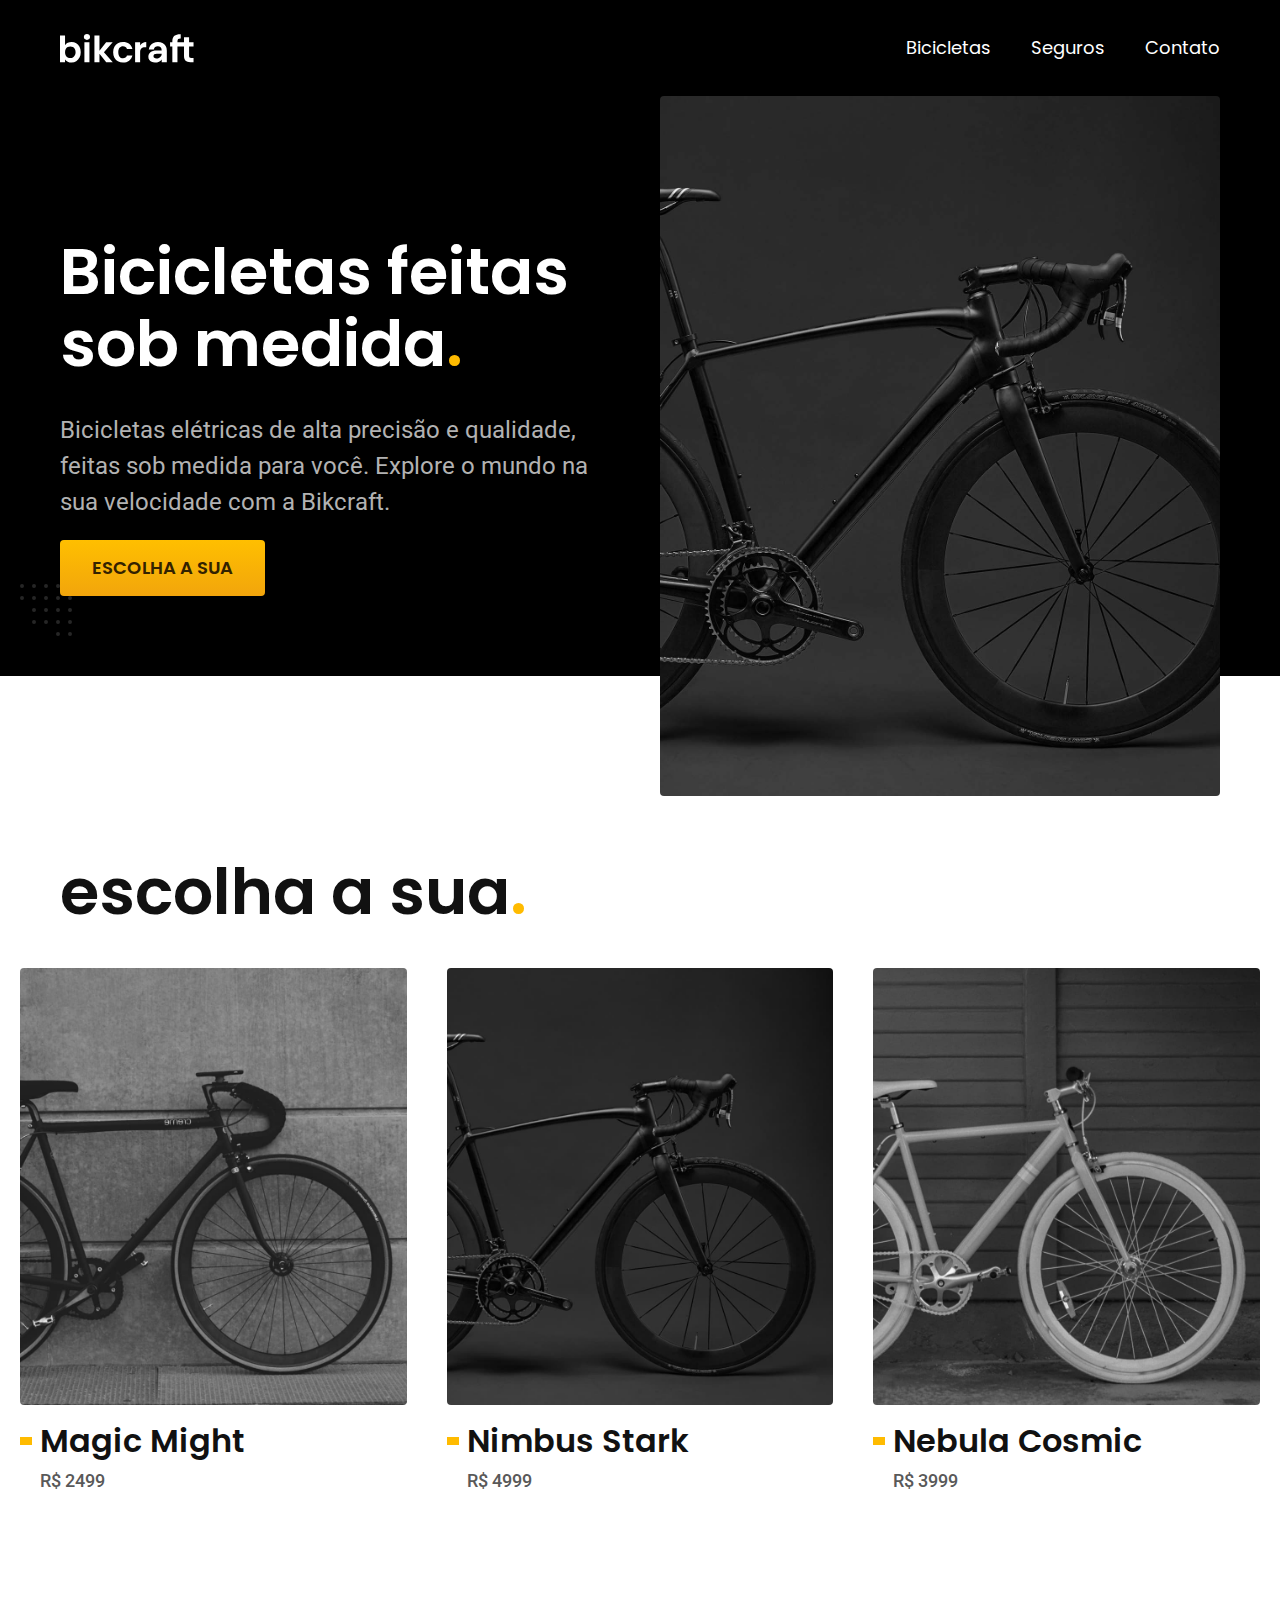
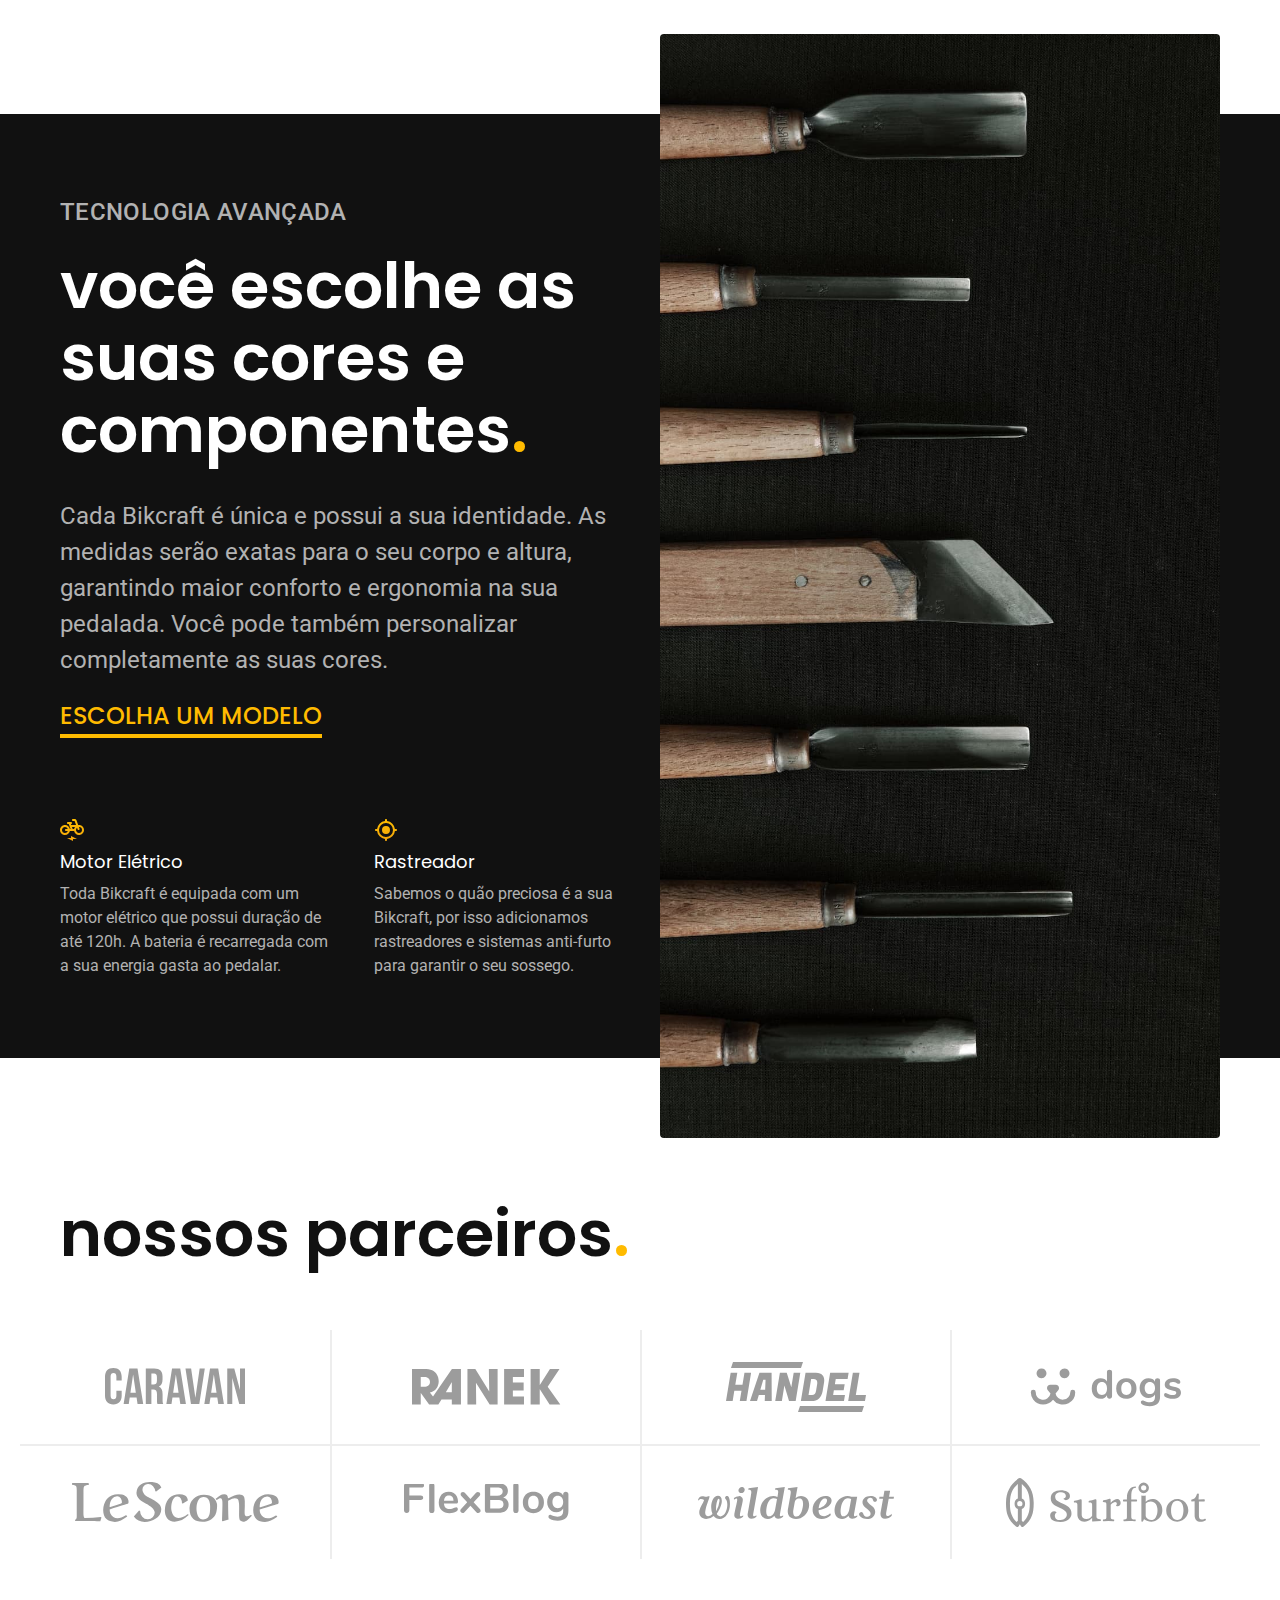
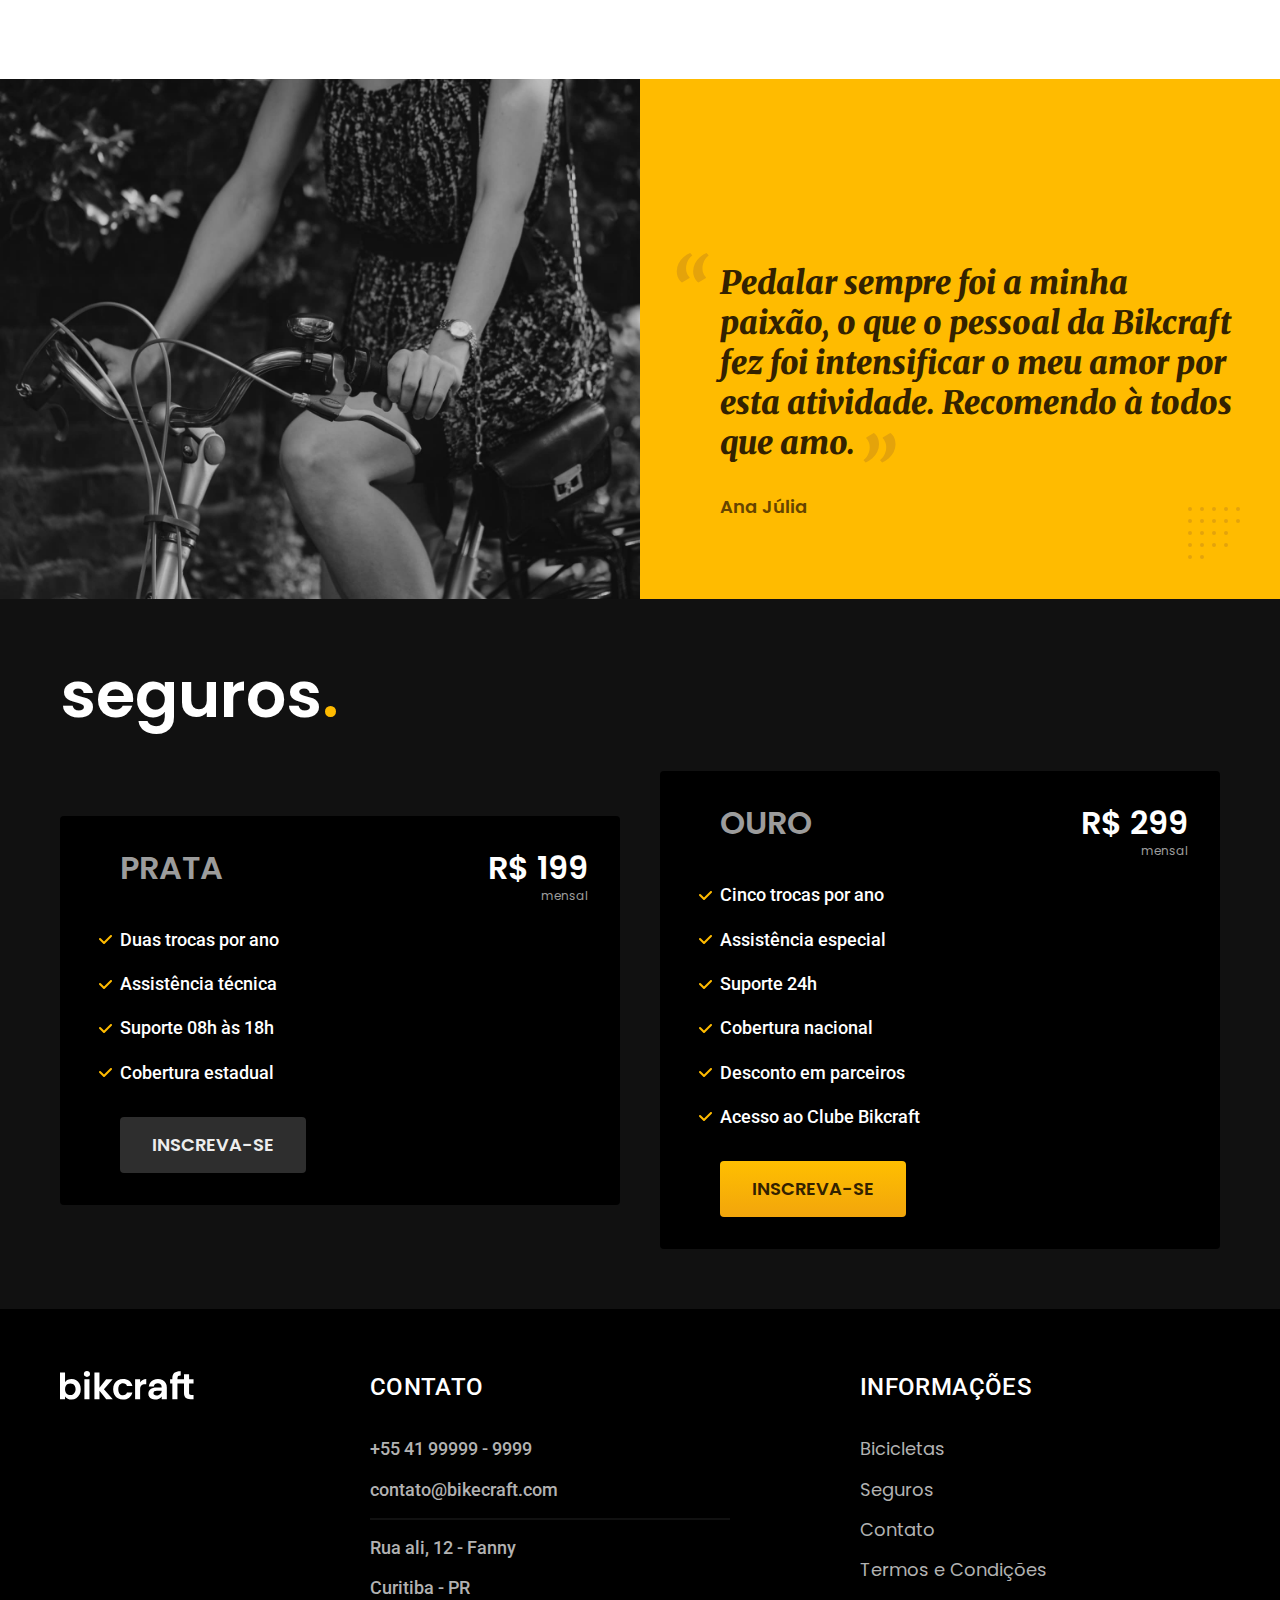
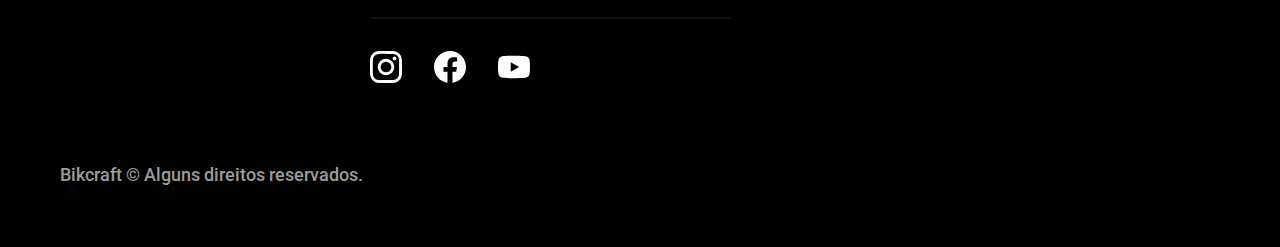
<file: index.html>
<!DOCTYPE html>
<html lang="pt-br">

<head>
  <meta charset="UTF-8">
  <meta name="viewport" content="width=device-width, initial-scale=1.0">

  <title>Bikcraft - Bicicletas Elétricas</title>
  <meta name="description" content="Bicicletas elétricas de alta precisão e qualidade, feitas sob medida para você. Explore o mundo na sua velocidade com a Bikcraft.">

  <link rel="icon" href="./favicon.svg" type="image/svg+xml">

  <link rel="preload" href="./css/style.min.css" as="style">
  <link rel="stylesheet" href="./css/style.min.css">

  <link rel="preconnect" href="https://fonts.googleapis.com">
  <link rel="preconnect" href="https://fonts.gstatic.com" crossorigin>
  <link href="https://fonts.googleapis.com/css2?family=Merriweather:ital,wght@1,900&family=Poppins:wght@400;600&family=Roboto:wght@400;500&display=swap" rel="stylesheet">

  <script>document.documentElement.classList.add('js')</script>
</head>

<body>

  <header class="header-bg">
    <div class="header container">
      <a href="./"><img src="./img/bikcraft.svg" width="136" height="32" alt="Bikcraft"></a>

      <nav aria-label="primaria">
        <ul class="header-menu font-1-m  cor-0">
          <li><a href="./bicicletas.html">Bicicletas</a></li>
          <li><a href="./seguros.html">Seguros</a></li>
          <li><a href="./contato.html">Contato</a></li>
        </ul>
      </nav>
    </div>
  </header>

  <main class="introducao-bg">
    <div class="introducao container">
      <div class="introducao-conteudo">
        <h1 class="font-1-xxl cor-0 fadeInDown" data-anime="200">Bicicletas feitas sob medida<span class="cor-p1">.<span></h1>
        <p class="font-2-l cor-5 fadeInDown" data-anime="400">Bicicletas elétricas de alta precisão e qualidade, feitas sob medida para você. Explore o mundo na sua velocidade com a Bikcraft.</p>
        <a href="./bicicletas.html" data-anime="600" class="botao fadeInDown">Escolha a sua</a>
      </div>
      <picture class="fadeInDown" data-anime="800">
        <source media="(max-width: 800px)" srcset="./img/bicicletas/nimbus.jpg">
        <img src="./img/fotos/introducao.jpg" width="1280" height="1600" alt="Bicicleta elétrica preta">
      </picture>
    </div>
  </main>

  <article class="bicicletas-lista">
    <h2 class="container font-1-xxl">escolha a sua<span class="cor-p1">.</span></h2>

    <ul>
      <li>
        <a href="./bicicletas/magic.html">
          <img src="img/bicicletas/magic-home.jpg" width="920" height="1040" alt="Bicicleta preta">
          <h3 class="font-1-xl">Magic Might</h3>
          <span class="container font-2-m cor-8">R$ 2499</span>
        </a>
      </li>
      <li>
        <a href="./bicicletas/nimbus.html">
          <img src="img/bicicletas/nimbus-home.jpg" width="920" height="1040" alt="Bicicleta preta">
          <h3 class="font-1-xl">Nimbus Stark</h3>
          <span class="font-2-m cor-8">R$ 4999</span>
        </a>
      </li>
      <li>
        <a href="./bicicletas/nebula.html">
          <img src="img/bicicletas/nebula-home.jpg" width="920" height="1040" alt="Bicicleta preta">
          <h3 class="font-1-xl">Nebula Cosmic</h3>
          <span class="font-2-m cor-8">R$ 3999</span>
        </a>
      </li>
    </ul>
  </article>

  <article class="tecnologia-bg">
    <div class="tecnologia container">
      <div class="tecnologia-conteudo">
        <span class="font-2-l-b cor-5">Tecnologia Avançada</span>
        <h2 class="font-1-xxl cor-0">você escolhe as suas cores e componentes<span class="cor-p1">.</span></h2>
        <p class="font-2-l cor-5">Cada Bikcraft é única e possui a sua identidade. As medidas serão exatas para o seu corpo e altura, garantindo maior conforto e ergonomia na sua pedalada. Você pode também personalizar completamente as suas cores.</p>
        <a class="link" href="./bicicletas.html">Escolha um modelo</a>
        <div class="tecnologia-vantagens">
          <div>
            <img src="./img/icones/eletrica.svg" width="24" height="24" alt="">
            <h3 class="font-1-m cor-0">Motor Elétrico</h3>
            <p class="font-2-s cor-5">Toda Bikcraft é equipada com um motor elétrico que possui duração de até 120h. A bateria é recarregada com a sua energia gasta ao pedalar.</p>
          </div>
          <div>
            <img src="./img/icones/rastreador.svg" width="24" height="24" alt="">
            <h3 class="font-1-m cor-0">Rastreador</h3>
            <p class="font-2-s cor-5">Sabemos o quão preciosa é a sua Bikcraft, por isso adicionamos rastreadores e sistemas anti-furto para garantir o seu sossego.</p>
          </div>
        </div>
      </div>

      <div class="tecnologia-imagem">
        <img src="./img/fotos/tecnologia.jpg" width="1200" height="1920" alt="">
      </div>
    </div>
  </article>

  <section class="parceiros" aria-label="Nossos Parceiros">
    <h2 class="container font-1-xxl">nossos parceiros<span class="cor-p1">.</span></h2>
    <ul>
      <li>
        <img src="./img/parceiros/caravan.svg" width="140" height="38" alt="Caravan">
      </li>
      <li>
        <img src="./img/parceiros/ranek.svg" width="149" height="36" alt="Ranek">
      </li>
      <li>
        <img src="./img/parceiros/handel.svg" width="140" height="50" alt="handel.svg">
      </li>
      <li>
        <img src="./img/parceiros/dogs.svg" width="152" height="39" alt="dogs.svg">
      </li>
      <li>
        <img src="./img/parceiros/lescone.svg" width="208" height="41" alt="lescone.svg">
      </li>
      <li>
        <img src="./img/parceiros/flexblog.svg" width="165" height="38" alt="flexblog.svg">
      </li>
      <li>
        <img src="./img/parceiros/wildbeast.svg" width="196" height="34" alt="wildbeast.svg">
      </li>
      <li>
        <img src="./img/parceiros/surfbot.svg" width="200" height="49" alt="surfbot.svg">
      </li>
    </ul>
  </section>

  <section class="depoimento" aria-label="Depoimento">
    <div>
      <img src="./img/fotos/depoimento.jpg" width="1560" height="1360" alt="Pessoa pedalando numa bicicleta Bikecraft">
    </div>

    <div class="depoimento-conteudo">
      <blockquote class="font-1-xl cor-p5">
        <p>Pedalar sempre foi a minha paixão, o que o pessoal da Bikcraft fez foi intensificar o meu amor por esta atividade. Recomendo à todos que amo.</p>
      </blockquote>
      <span class="font-1-m-b cor-p4">Ana Júlia</span>
    </div>

  </section>

  <article class="seguros-bg">
    <div class="seguros container">
      <h2 class="font-1-xxl cor-0">seguros<span class="cor-p1">.</span></h2>
      <div class="seguros-item">
        <h3 class="font-1-xl cor-6">PRATA</h3>
        <span class="font-1-xl cor-0">R$ 199 <span class="font-1-xs cor-6">mensal</span></span>
        <ul class="font-2-m cor-0">
          <li>Duas trocas por ano</li>
          <li>Assistência técnica</li>
          <li>Suporte 08h às 18h</li>
          <li>Cobertura estadual</li>
        </ul>
        <a class="botao secundario" href="./orcamento.html">Inscreva-se</a>
      </div>

      <div class="seguros-item">
        <h3 class="font-1-xl cor-6">OURO</h3>
        <span class="font-1-xl cor-0">R$ 299 <span class="font-1-xs cor-6">mensal</span></span>
        <ul class="font-2-m cor-0">
          <li>Cinco trocas por ano</li>
          <li>Assistência especial</li>
          <li>Suporte 24h</li>
          <li>Cobertura nacional</li>
          <li>Desconto em parceiros</li>
          <li>Acesso ao Clube Bikcraft</li>
        </ul>
        <a class="botao" href="./orcamento.html">Inscreva-se</a>
      </div>
    </div>
  </article>

  <footer class="footer-bg">
    <div class="footer container">
      <img src="./img/bikcraft.svg" width="136" height="32" alt="Bikcraft">
      <div class="footer-contato">
        <h3 class="font-2-l-b cor-0">Contato</h3>
        <ul class="font-2-m cor-5">
          <li><a href="tel:+5541999999999">+55 41 99999 - 9999</a></li>
          <li><a href="mailto:contato@bikecraft.com">contato@bikecraft.com</a></li>
          <li>Rua ali, 12 - Fanny</li>
          <li>Curitiba - PR</li>
        </ul>
        <div class="footer-redes">
          <a href="./"><img src="./img/redes/instagram.svg" width="32" height="32" alt="instagram"></a>
          <a href="./"><img src="./img/redes/facebook.svg" width="32" height="32" alt="facebook"></a>
          <a href="./"><img src="./img/redes/youtube.svg" width="32" height="32" alt="youtube"></a>
        </div>
      </div>


      <div class="footer-informacoes">
        <h3 class="font-2-l-b cor-0">Informações</h3>
        <nav>
          <ul class="font-1-m cor-5">
            <li><a href="./bicicletas.html">Bicicletas</a></li>
            <li><a href="./seguros.html">Seguros</a></li>
            <li><a href="./contato.html">Contato</a></li>
            <li><a href="./termos.html">Termos e Condições</a></li>
          </ul>
        </nav>
      </div>
      <p class="footer-copy font-2-m cor-6">Bikcraft © Alguns direitos reservados.</p>
    </div>
  </footer>

  <script src="./js/plugins/simple-anime.js"></script>
  <script src="./js/script.js"></script>
</body>

</html>
</file>
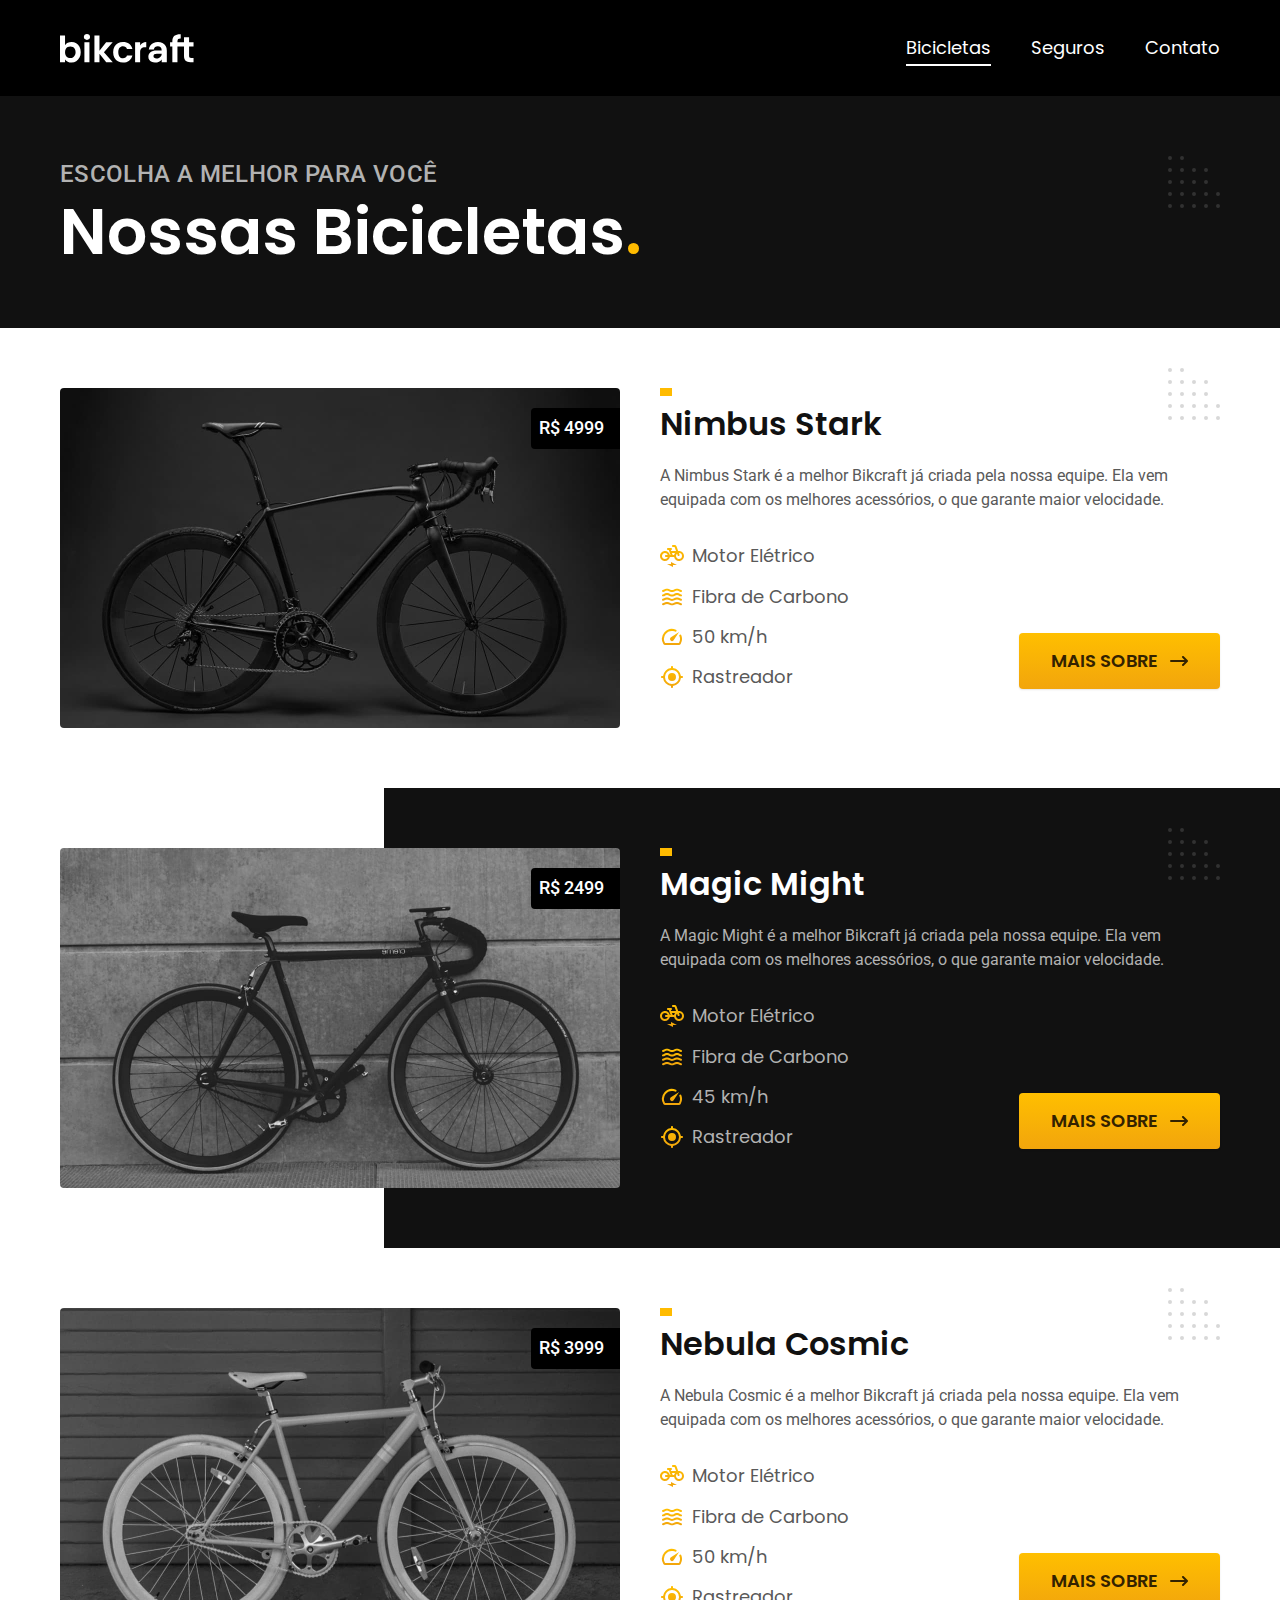
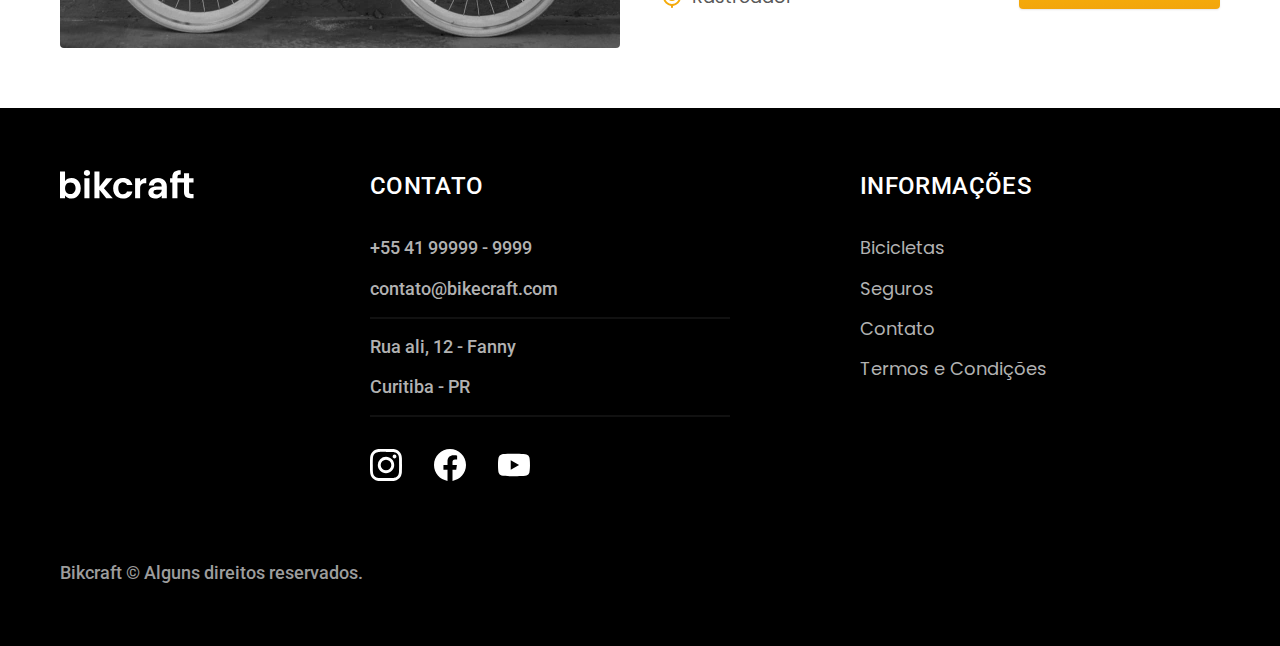
<file: bicicletas.html>
<!DOCTYPE html>
<html lang="pt-br">

<head>
  <meta charset="UTF-8">
  <meta name="viewport" content="width=device-width, initial-scale=1.0">

  <title>Bicicletas | Bikcraft</title>
  <meta name="description" content="Bicicletas">

  <link rel="icon" href="./favicon.svg" type="image/svg+xml">

  <link rel="preload" href="./css/style.min.css" as="style">
  <link rel="stylesheet" href="./css/style.min.css">

  <link rel="preconnect" href="https://fonts.googleapis.com">
  <link rel="preconnect" href="https://fonts.gstatic.com" crossorigin>
  <link href="https://fonts.googleapis.com/css2?family=Merriweather:ital,wght@1,900&family=Poppins:wght@400;600&family=Roboto:wght@400;500&display=swap" rel="stylesheet">
  <script>document.documentElement.classList.add('js')</script>
</head>

<body id="bicicletas">

  <header class="header-bg">
    <div class="header container">
      <a href="./"><img src="./img/bikcraft.svg" alt="Bikcraft"></a>

      <nav aria-label="primaria">
        <ul class="header-menu font-1-m  cor-0">
          <li><a href="./bicicletas.html">Bicicletas</a></li>
          <li><a href="./seguros.html">Seguros</a></li>
          <li><a href="./contato.html">Contato</a></li>
        </ul>
      </nav>
    </div>
  </header>

  <main>
    <div class="titulo-bg">
      <div class="titulo container">
        <p class="font-2-l-b cor-5">ESCOLHA A MELHOR PARA VOCÊ</p>
        <h1 class="font-1-xxl cor-0">Nossas Bicicletas<span class="cor-p1">.</span></h1>
      </div>
    </div>

    <div class="bicicletas container">
      <div class="bicicletas-imagem">
        <img src="./img/bicicletas/nimbus.jpg" alt="Bicicleta preta">
        <span class="font-2-m cor-0">R$ 4999</span>
      </div>
      <div class="bicicletas-conteudo">
        <h2 class="font-1-xl">Nimbus Stark</h2>
        <p class="font-2-s cor-8">A Nimbus Stark é a melhor Bikcraft já criada pela nossa equipe. Ela vem equipada com os melhores acessórios, o que garante maior velocidade.</p>
        <ul class="font-1-m cor-8">
          <li>
            <img src="./img/icones/eletrica.svg" alt="">
            Motor Elétrico
          </li>
          <li>
            <img src="./img/icones/carbono.svg" alt="">
            Fibra de Carbono
          </li>
          <li>
            <img src="./img/icones/velocidade.svg" alt="">
            50 km/h
          </li>
          <li>
            <img src="./img/icones/rastreador.svg" alt="">
            Rastreador
          </li>
        </ul>
        <a class="botao seta" href="./bicicletas/nimbus.html">Mais Sobre</a>
      </div>
    </div>

    <div class="bicicletas-bg">
      <div class="bicicletas container">
        <div class="bicicletas-imagem">
          <img src="./img/bicicletas/magic.jpg" alt="Bicicleta preta">
          <span class="font-2-m cor-0">R$ 2499</span>
        </div>
        <div class="bicicletas-conteudo">
          <h2 class="font-1-xl cor-0">Magic Might</h2>
          <p class="font-2-s cor-5">A Magic Might é a melhor Bikcraft já criada pela nossa equipe. Ela vem equipada com os melhores acessórios, o que garante maior velocidade.</p>
          <ul class="font-1-m cor-5">
            <li>
              <img src="./img/icones/eletrica.svg" alt="">
              Motor Elétrico
            </li>
            <li>
              <img src="./img/icones/carbono.svg" alt="">
              Fibra de Carbono
            </li>
            <li>
              <img src="./img/icones/velocidade.svg" alt="">
              45 km/h
            </li>
            <li>
              <img src="./img/icones/rastreador.svg" alt="">
              Rastreador
            </li>
          </ul>
          <a class="botao seta" href="./bicicletas/magic.html">Mais Sobre</a>
        </div>
      </div>
    </div>

    <div class="bicicletas container">
      <div class="bicicletas-imagem">
        <img src="./img/bicicletas/nebula.jpg" alt="Bicicleta preta">
        <span class="font-2-m cor-0">R$ 3999</span>
      </div>
      <div class="bicicletas-conteudo">
        <h2 class="font-1-xl">Nebula Cosmic</h2>
        <p class="font-2-s cor-8">A Nebula Cosmic é a melhor Bikcraft já criada pela nossa equipe. Ela vem equipada com os melhores acessórios, o que garante maior velocidade.</p>
        <ul class="font-1-m cor-8">
          <li>
            <img src="./img/icones/eletrica.svg" alt="">
            Motor Elétrico
          </li>
          <li>
            <img src="./img/icones/carbono.svg" alt="">
            Fibra de Carbono
          </li>
          <li>
            <img src="./img/icones/velocidade.svg" alt="">
            50 km/h
          </li>
          <li>
            <img src="./img/icones/rastreador.svg" alt="">
            Rastreador
          </li>
        </ul>
        <a class="botao seta" href="./bicicletas/nebula.html">Mais Sobre</a>
      </div>
    </div>

  </main>

  <footer class="footer-bg">
    <div class="footer container">
      <img src="./img/bikcraft.svg" alt="Bikcraft">
      <div class="footer-contato">
        <h3 class="font-2-l-b cor-0">Contato</h3>
        <ul class="font-2-m cor-5">
          <li><a href="tel:+5541999999999">+55 41 99999 - 9999</a></li>
          <li><a href="mailto:contato@bikecraft.com">contato@bikecraft.com</a></li>
          <li>Rua ali, 12 - Fanny</li>
          <li>Curitiba - PR</li>
        </ul>
        <div class="footer-redes">
          <a href="./"><img src="./img/redes/instagram.svg" alt="instagram"></a>
          <a href="./"><img src="./img/redes/facebook.svg" alt="facebook"></a>
          <a href="./"><img src="./img/redes/youtube.svg" alt="youtube"></a>
        </div>
      </div>


      <div class="footer-informacoes">
        <h3 class="font-2-l-b cor-0">Informações</h3>
        <nav>
          <ul class="font-1-m cor-5">
            <li><a href="./bicicletas.html">Bicicletas</a></li>
            <li><a href="./seguros.html">Seguros</a></li>
            <li><a href="./contato.html">Contato</a></li>
            <li><a href="./termos.html">Termos e Condições</a></li>
          </ul>
        </nav>
      </div>
      <p class="footer-copy font-2-m cor-6">Bikcraft © Alguns direitos reservados.</p>
    </div>
  </footer>

  <script src="./js/script.js"></script>
</body>

</html>
</file>
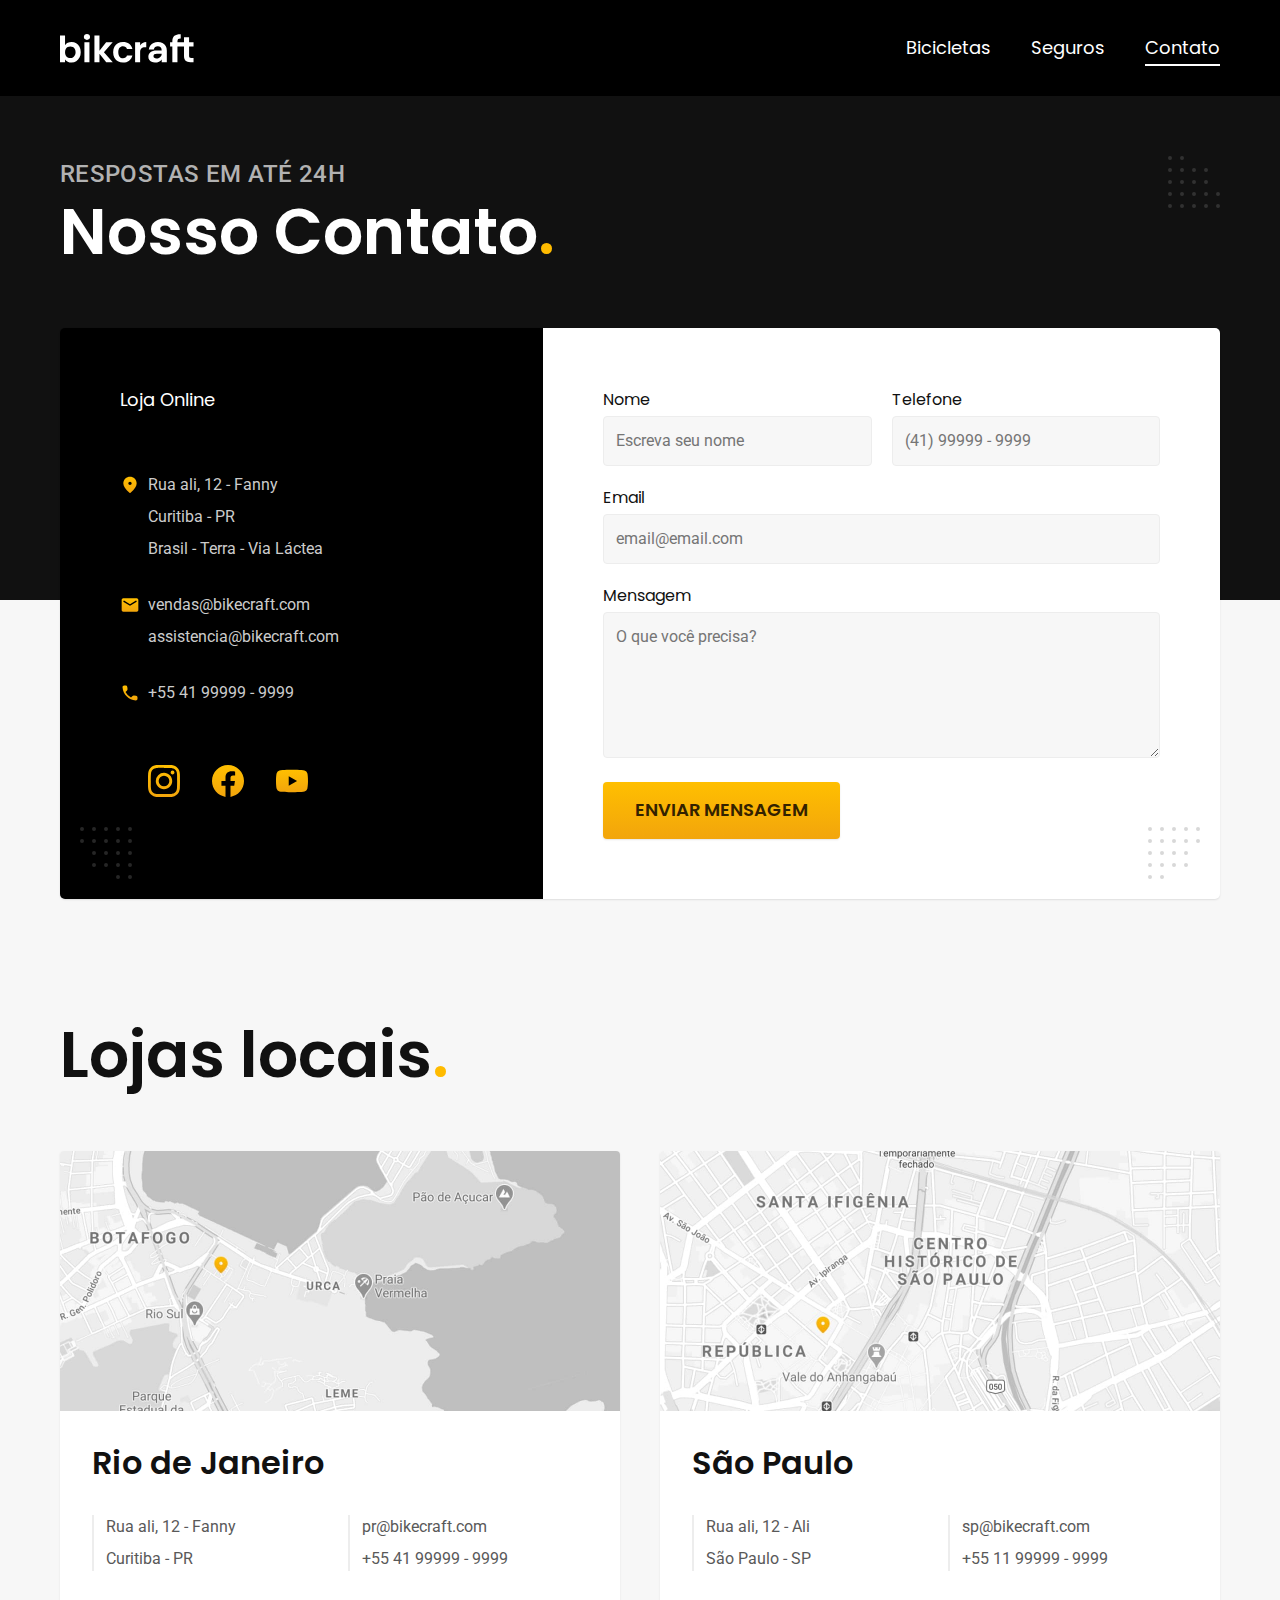
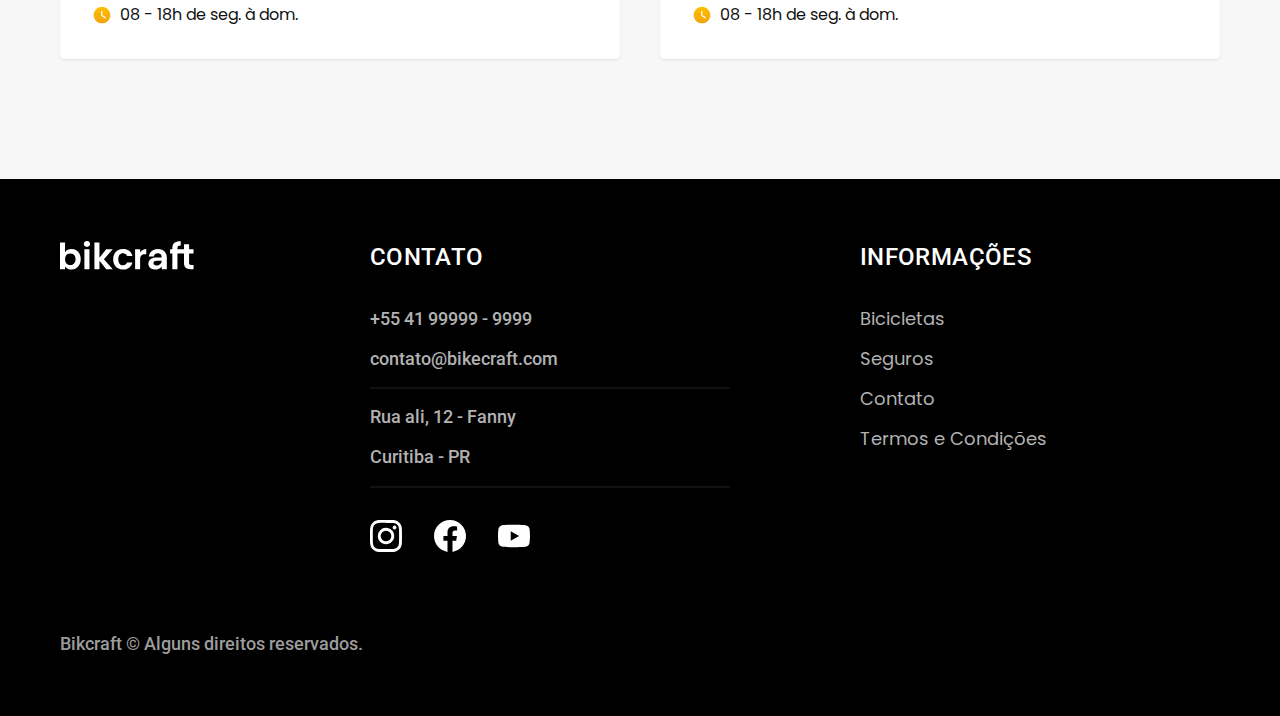
<file: contato.html>
<!DOCTYPE html>
<html lang="pt-br">

<head>
  <meta charset="UTF-8">
  <meta name="viewport" content="width=device-width, initial-scale=1.0">

  <title>Contato | Bikcraft</title>
  <meta name="description" content="Contato">

  <link rel="icon" href="./favicon.svg" type="image/svg+xml">

  <link rel="preload" href="./css/style.min.css" as="style">
  <link rel="stylesheet" href="./css/style.min.css">

  <link rel="preconnect" href="https://fonts.googleapis.com">
  <link rel="preconnect" href="https://fonts.gstatic.com" crossorigin>
  <link href="https://fonts.googleapis.com/css2?family=Merriweather:ital,wght@1,900&family=Poppins:wght@400;600&family=Roboto:wght@400;500&display=swap" rel="stylesheet">
  <script>document.documentElement.classList.add('js')</script>
</head>

<body id="contato">

  <header class="header-bg">
    <div class="header container">
      <a href="./"><img src="./img/bikcraft.svg" alt="Bikcraft"></a>

      <nav aria-label="primaria">
        <ul class="header-menu font-1-m  cor-0">
          <li><a href="./bicicletas.html">Bicicletas</a></li>
          <li><a href="./seguros.html">Seguros</a></li>
          <li><a href="./contato.html">Contato</a></li>
        </ul>
      </nav>
    </div>
  </header>

  <main>
    <div class="titulo-bg">
      <div class="titulo container">
        <p class="font-2-l-b cor-5">Respostas em até 24h</p>
        <h1 class="font-1-xxl cor-0">Nosso Contato<span class="cor-p1">.</span></h1>
      </div>
    </div>

    <div class="contato container">
      <section class="contato-dados" aria-label="Endereço">
        <h2 class="font-1-m cor-0">Loja Online</h2>
        <div class="contato-endereco font-2-s cor-4">
          <p>Rua ali, 12 - Fanny</p>
          <p>Curitiba - PR</p>
          <p>Brasil - Terra - Via Láctea</p>
        </div>
        <address class="contato-meios font-2-s cor-4">
          <a href="mailto:vendas@bikecraft.com">vendas@bikecraft.com</a>
          <a href="mailto:assistencia@bikecraft.com">assistencia@bikecraft.com</a>
          <a href="tel:+5541999999999">+55 41 99999 - 9999</a>
        </address>
        <div class="contato-redes">
          <a href="./"><img src="./img/redes/instagram-p.svg" alt="instagram"></a>
          <a href="./"><img src="./img/redes/facebook-p.svg" alt="facebook"></a>
          <a href="./"><img src="./img/redes/youtube-p.svg" alt="youtube"></a>
        </div>
      </section>
      <section class="contato-formulario" aria-label="Formulário">
        <form class="form" action="./contato.html">
          <div>
            <label for="nome">Nome</label>
            <input type="text" id="nome" name="nome" placeholder="Escreva seu nome">
          </div>
          <div>
            <label for="telefone">Telefone</label>
            <input type="text" id="telefone" name="telefone" placeholder="(41) 99999 - 9999">
          </div>
          <div class="col-2">
            <label for="email">Email</label>
            <input type="email" id="email" name="email" placeholder="email@email.com">
          </div>
          <div class="col-2">
            <label for="mensagem">Mensagem</label>
            <textarea rows="5" id="mensagem" name="mensagem" placeholder="O que você precisa?"></textarea>
          </div>
          <button class="botao col-2">Enviar mensagem</button>
        </form>
      </section>
    </div>
  </main>

  <article class="lojas container">
    <h2 class="font-1-xxl">Lojas locais<span class="cor-p1">.</span></h2>
    <div class="lojas-item">
      <img src="./img/lojas/rj.jpg" alt="mapa marcando o endereço em rua Alli Perto, 25 Rio de Janeiro - RJ">
      <div class="lojas-conteudo">
        <h3 class="font-1-xl">Rio de Janeiro</h3>
        <div class="lojas-dados font-2-s cor-8">
          <p>Rua ali, 12 - Fanny</p>
          <p>Curitiba - PR</p>
        </div>
        <div class="lojas-dados font-2-s cor-8">
          <a href="mailto:pr@bikecraft.com">pr@bikecraft.com</a>
          <a href="tel:+5541999999999">+55 41 99999 - 9999</a>
        </div>
        <p class="lojas-tempo font-1-s"><img src="./img/icones/horario.svg" alt="">08 - 18h de seg. à dom.</p>
      </div>
    </div>
    <div class="lojas-item">
      <img src="./img/lojas/sp.jpg" alt="mapa marcando o endereço em rua Alli Perto, 25 São Paulo - SP">
      <div class="lojas-conteudo">
        <h3 class="font-1-xl">São Paulo</h3>
        <div class="lojas-dados font-2-s cor-8">
          <p>Rua ali, 12 - Ali</p>
          <p>São Paulo - SP</p>
        </div>
        <div class="lojas-dados font-2-s cor-8">
          <a href="mailto:sp@bikecraft.com">sp@bikecraft.com</a>
          <a href="tel:+5541999999999">+55 11 99999 - 9999</a>
        </div>
        <p class="lojas-tempo font-1-s"><img src="./img/icones/horario.svg" alt="">08 - 18h de seg. à dom.</p>
      </div>
    </div>
  </article>

  <footer class="footer-bg">
    <div class="footer container">
      <img src="./img/bikcraft.svg" alt="Bikcraft">
      <div class="footer-contato">
        <h3 class="font-2-l-b cor-0">Contato</h3>
        <ul class="font-2-m cor-5">
          <li><a href="tel:+5541999999999">+55 41 99999 - 9999</a></li>
          <li><a href="mailto:contato@bikecraft.com">contato@bikecraft.com</a></li>
          <li>Rua ali, 12 - Fanny</li>
          <li>Curitiba - PR</li>
        </ul>
        <div class="footer-redes">
          <a href="./"><img src="./img/redes/instagram.svg" alt="instagram"></a>
          <a href="./"><img src="./img/redes/facebook.svg" alt="facebook"></a>
          <a href="./"><img src="./img/redes/youtube.svg" alt="youtube"></a>
        </div>
      </div>


      <div class="footer-informacoes">
        <h3 class="font-2-l-b cor-0">Informações</h3>
        <nav>
          <ul class="font-1-m cor-5">
            <li><a href="./bicicletas.html">Bicicletas</a></li>
            <li><a href="./seguros.html">Seguros</a></li>
            <li><a href="./contato.html">Contato</a></li>
            <li><a href="./termos.html">Termos e Condições</a></li>
          </ul>
        </nav>
      </div>
      <p class="footer-copy font-2-m cor-6">Bikcraft © Alguns direitos reservados.</p>
    </div>
  </footer>

  <script src="./js/script.js"></script>
</body>

</html>
</file>
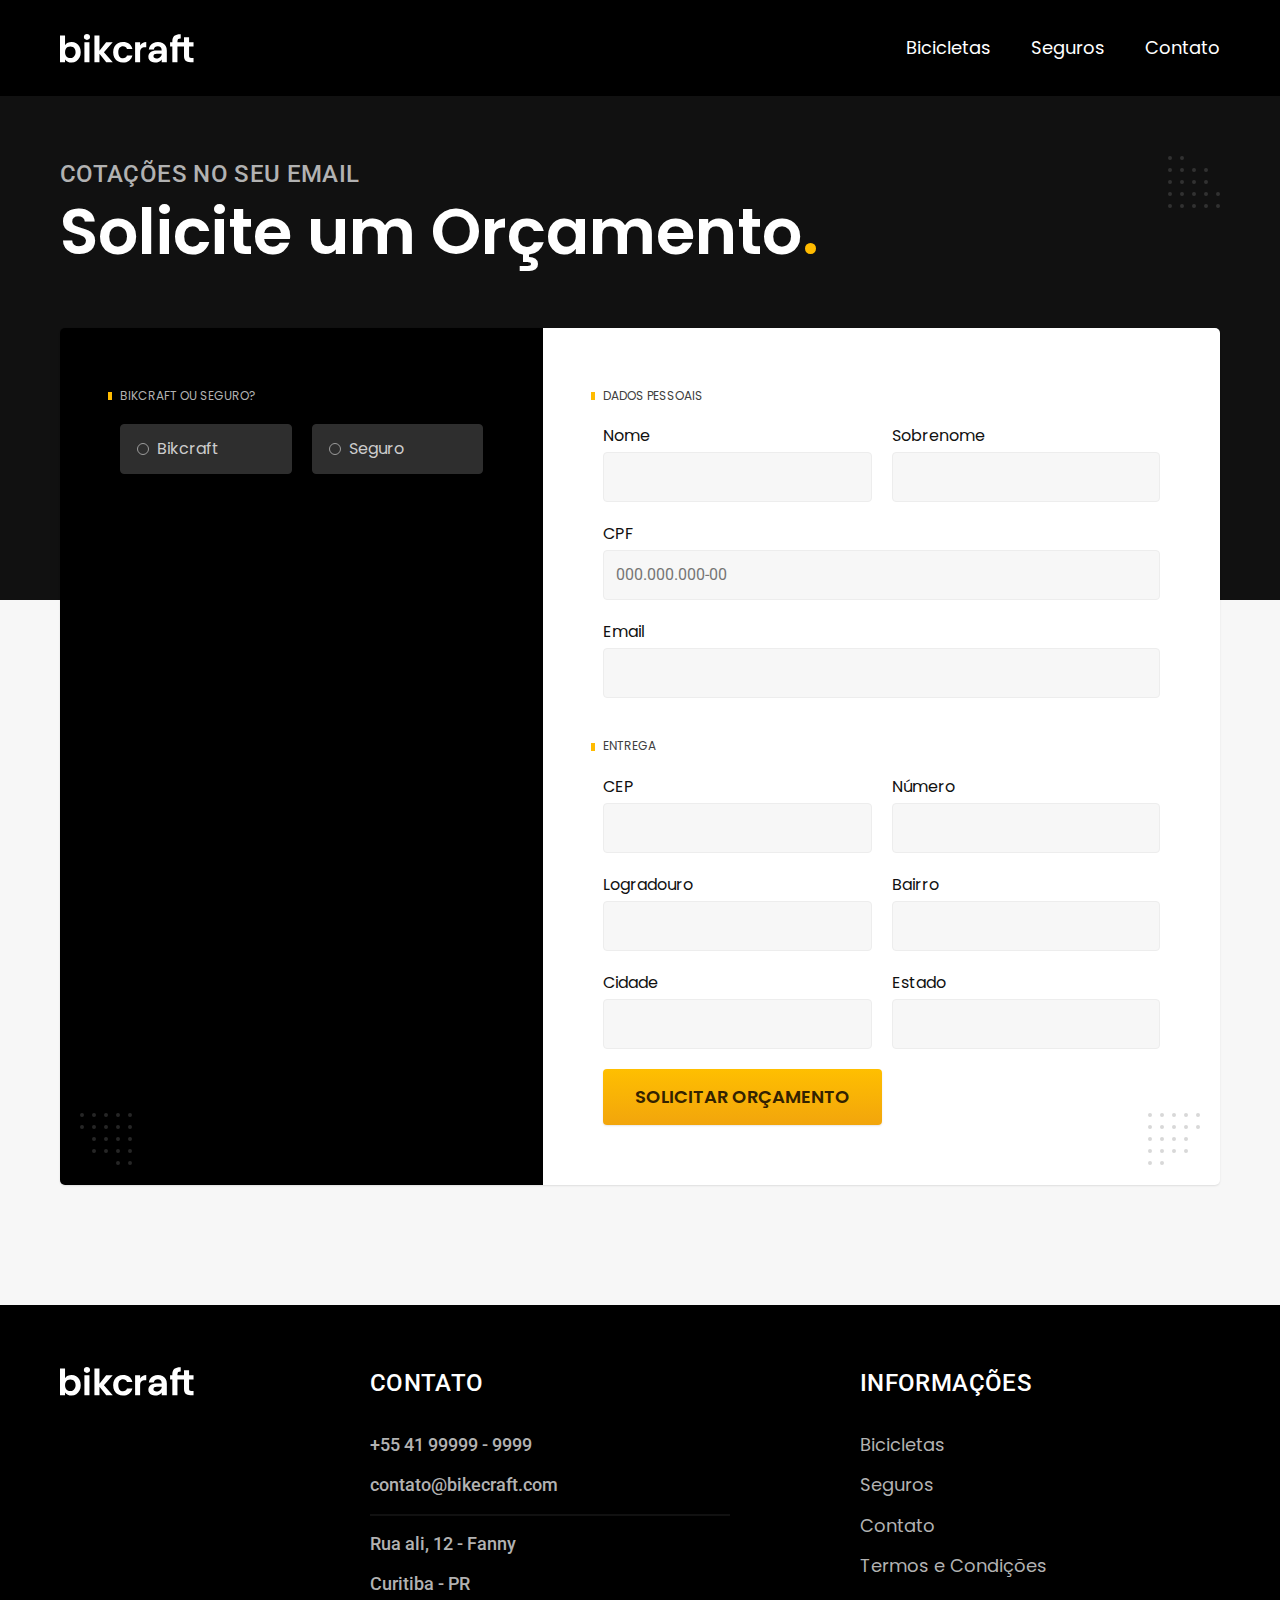
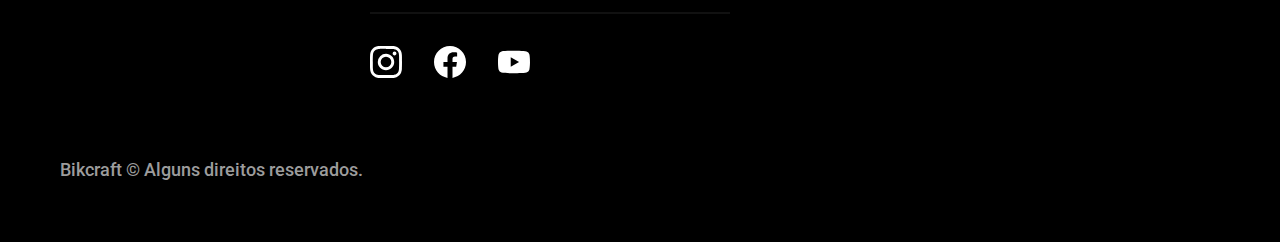
<file: orcamento.html>
<!DOCTYPE html>
<html lang="pt-br">

<head>
  <meta charset="UTF-8">
  <meta name="viewport" content="width=device-width, initial-scale=1.0">

  <title>Orçamento | Bikcraft</title>
  <meta name="description" content="Orçamento">

  <link rel="icon" href="./favicon.svg" type="image/svg+xml">

  <link rel="preload" href="./css/style.min.css" as="style">
  <link rel="stylesheet" href="./css/style.min.css">

  <link rel="preconnect" href="https://fonts.googleapis.com">
  <link rel="preconnect" href="https://fonts.gstatic.com" crossorigin>
  <link href="https://fonts.googleapis.com/css2?family=Merriweather:ital,wght@1,900&family=Poppins:wght@400;600&family=Roboto:wght@400;500&display=swap" rel="stylesheet">
  <script>document.documentElement.classList.add('js')</script>
</head>

<body id="orcamento">

  <header class="header-bg">
    <div class="header container">
      <a href="./"><img src="./img/bikcraft.svg" alt="Bikcraft"></a>

      <nav aria-label="primaria">
        <ul class="header-menu font-1-m  cor-0">
          <li><a href="./bicicletas.html">Bicicletas</a></li>
          <li><a href="./seguros.html">Seguros</a></li>
          <li><a href="./contato.html">Contato</a></li>
        </ul>
      </nav>
    </div>
  </header>

  <main>
    <div class="titulo-bg">
      <div class="titulo container">
        <p class="font-2-l-b cor-5">Cotações no seu email</p>
        <h1 class="font-1-xxl cor-0">Solicite um Orçamento<span class="cor-p1">.</span></h1>
      </div>
    </div>

    <form class="orcamento container" action="">
      <div class="orcamento-produto">
        <h2 class="font-1-xs cor-5">Bikcraft ou Seguro?</h2>

        <input type="radio" name="tipo" value="bikcraft" id="bikcraft">
        <label for="bikcraft">Bikcraft</label>
        <input type="radio" name="tipo" value="seguro" id="seguro">
        <label for="seguro">Seguro</label>

        <div class="orcamento-conteudo" id="orcamento-bikcraft">
          <h2 class="font-1-xs cor-5">Escolha a sua</h2>
          <input type="radio" name="produto" value="nimbus" id="nimbus">
          <label for="nimbus">Nimbus Stark <span>R$ 4999</span></label>
          <div class="orcamento-detalhes">
            <ul class="font-1-xs cor-8">
              <li><img src="./img//icones/eletrica.svg" alt="">Motor elétrico</li>
              <li><img src="./img//icones/carbono.svg" alt="">Fibra de Carbono</li>
              <li><img src="./img//icones/velocidade.svg" alt="">50 km/h</li>
              <li><img src="./img//icones/rastreador.svg" alt="">Rastreador</li>
            </ul>
            <img src="./img/bicicletas/nimbus.jpg" alt="Bicicleta preta">
          </div>

          <input type="radio" name="produto" value="magic" id="magic">
          <label for="magic">Magic Might <span>R$ 2499</span></label>
          <div class="orcamento-detalhes">
            <ul class="font-1-xs cor-8">
              <li><img src="./img//icones/eletrica.svg" alt="">Motor elétrico</li>
              <li><img src="./img//icones/carbono.svg" alt="">Fibra de Carbono</li>
              <li><img src="./img//icones/velocidade.svg" alt="">45 km/h</li>
              <li><img src="./img//icones/rastreador.svg" alt="">Rastreador</li>
            </ul>
            <img src="./img/bicicletas/magic.jpg" alt="Bicicleta preta">
          </div>

          <input type="radio" name="produto" value="nebula" id="nebula">
          <label for="nebula">Nebula Cosmic <span>R$ 3999</span></label>
          <div class="orcamento-detalhes">
            <ul class="font-1-xs cor-8">
              <li><img src="./img//icones/eletrica.svg" alt="">Motor elétrico</li>
              <li><img src="./img//icones/carbono.svg" alt="">Fibra de Carbono</li>
              <li><img src="./img//icones/velocidade.svg" alt="">40 km/h</li>
              <li><img src="./img//icones/rastreador.svg" alt="">Rastreador</li>
            </ul>
            <img src="./img/bicicletas/nebula.jpg" alt="Bicicleta branca">
          </div>
        </div>
        <div class="orcamento-conteudo" id="orcamento-seguro">
          <h2 class="font-1-xs cor-5">Escolha o plano</h2>
          <input type="radio" name="produto" value="prata" id="prata">
          <label for="prata">Prata <span>R$ 199</span></label>
          <input type="radio" name="produto" value="ouro" id="ouro">
          <label for="ouro">Ouro <span>R$ 299</span></label>
        </div>
      </div>

      <div class="orcamento-dados form">
        <h2 class="font-1-xs cor-9 col-2">Dados pessoais</h2>
        <div>
          <label for="nome">Nome</label>
          <input type="text" id="nome" name="nome">
        </div>
        <div>
          <label for="sobrenome">Sobrenome</label>
          <input type="text" id="sobrenome" name="sobrenome">
        </div>
        <div class="col-2">
          <label for="cpf">CPF</label>
          <input type="text" id="cpf" name="cpf" placeholder="000.000.000-00">
        </div>
        <div class="col-2">
          <label for="email">Email</label>
          <input type="email" id="email" name="email">
        </div>
        <h2 class="font-1-xs cor-9 col-2">Entrega</h2>
        <div>
          <label for="cep">CEP</label>
          <input type="text" id="cep" name="cep">
        </div>
        <div>
          <label for="numero">Número</label>
          <input type="text" id="numero" name="numero">
        </div>
        <div>
          <label for="logradouro">Logradouro</label>
          <input type="text" id="logradouro" name="logradouro">
        </div>
        <div>
          <label for="bairro">Bairro</label>
          <input type="text" id="bairro" name="bairro">
        </div>
        <div>
          <label for="cidade">Cidade</label>
          <input type="text" id="cidade" name="cidade">
        </div>
        <div>
          <label for="estado">Estado</label>
          <input type="text" id="estado" name="estado">
        </div>
        <button class="botao col-2">Solicitar Orçamento</button>
      </div>
    </form>
  </main>

  <footer class="footer-bg">
    <div class="footer container">
      <img src="./img/bikcraft.svg" alt="Bikcraft">
      <div class="footer-contato">
        <h3 class="font-2-l-b cor-0">Contato</h3>
        <ul class="font-2-m cor-5">
          <li><a href="tel:+5541999999999">+55 41 99999 - 9999</a></li>
          <li><a href="mailto:contato@bikecraft.com">contato@bikecraft.com</a></li>
          <li>Rua ali, 12 - Fanny</li>
          <li>Curitiba - PR</li>
        </ul>
        <div class="footer-redes">
          <a href="./"><img src="./img/redes/instagram.svg" alt="instagram"></a>
          <a href="./"><img src="./img/redes/facebook.svg" alt="facebook"></a>
          <a href="./"><img src="./img/redes/youtube.svg" alt="youtube"></a>
        </div>
      </div>


      <div class="footer-informacoes">
        <h3 class="font-2-l-b cor-0">Informações</h3>
        <nav>
          <ul class="font-1-m cor-5">
            <li><a href="./bicicletas.html">Bicicletas</a></li>
            <li><a href="./seguros.html">Seguros</a></li>
            <li><a href="./contato.html">Contato</a></li>
            <li><a href="./termos.html">Termos e Condições</a></li>
          </ul>
        </nav>
      </div>
      <p class="footer-copy font-2-m cor-6">Bikcraft © Alguns direitos reservados.</p>
    </div>
  </footer>

  <script src="./js/script.js"></script>
</body>

</html>
</file>
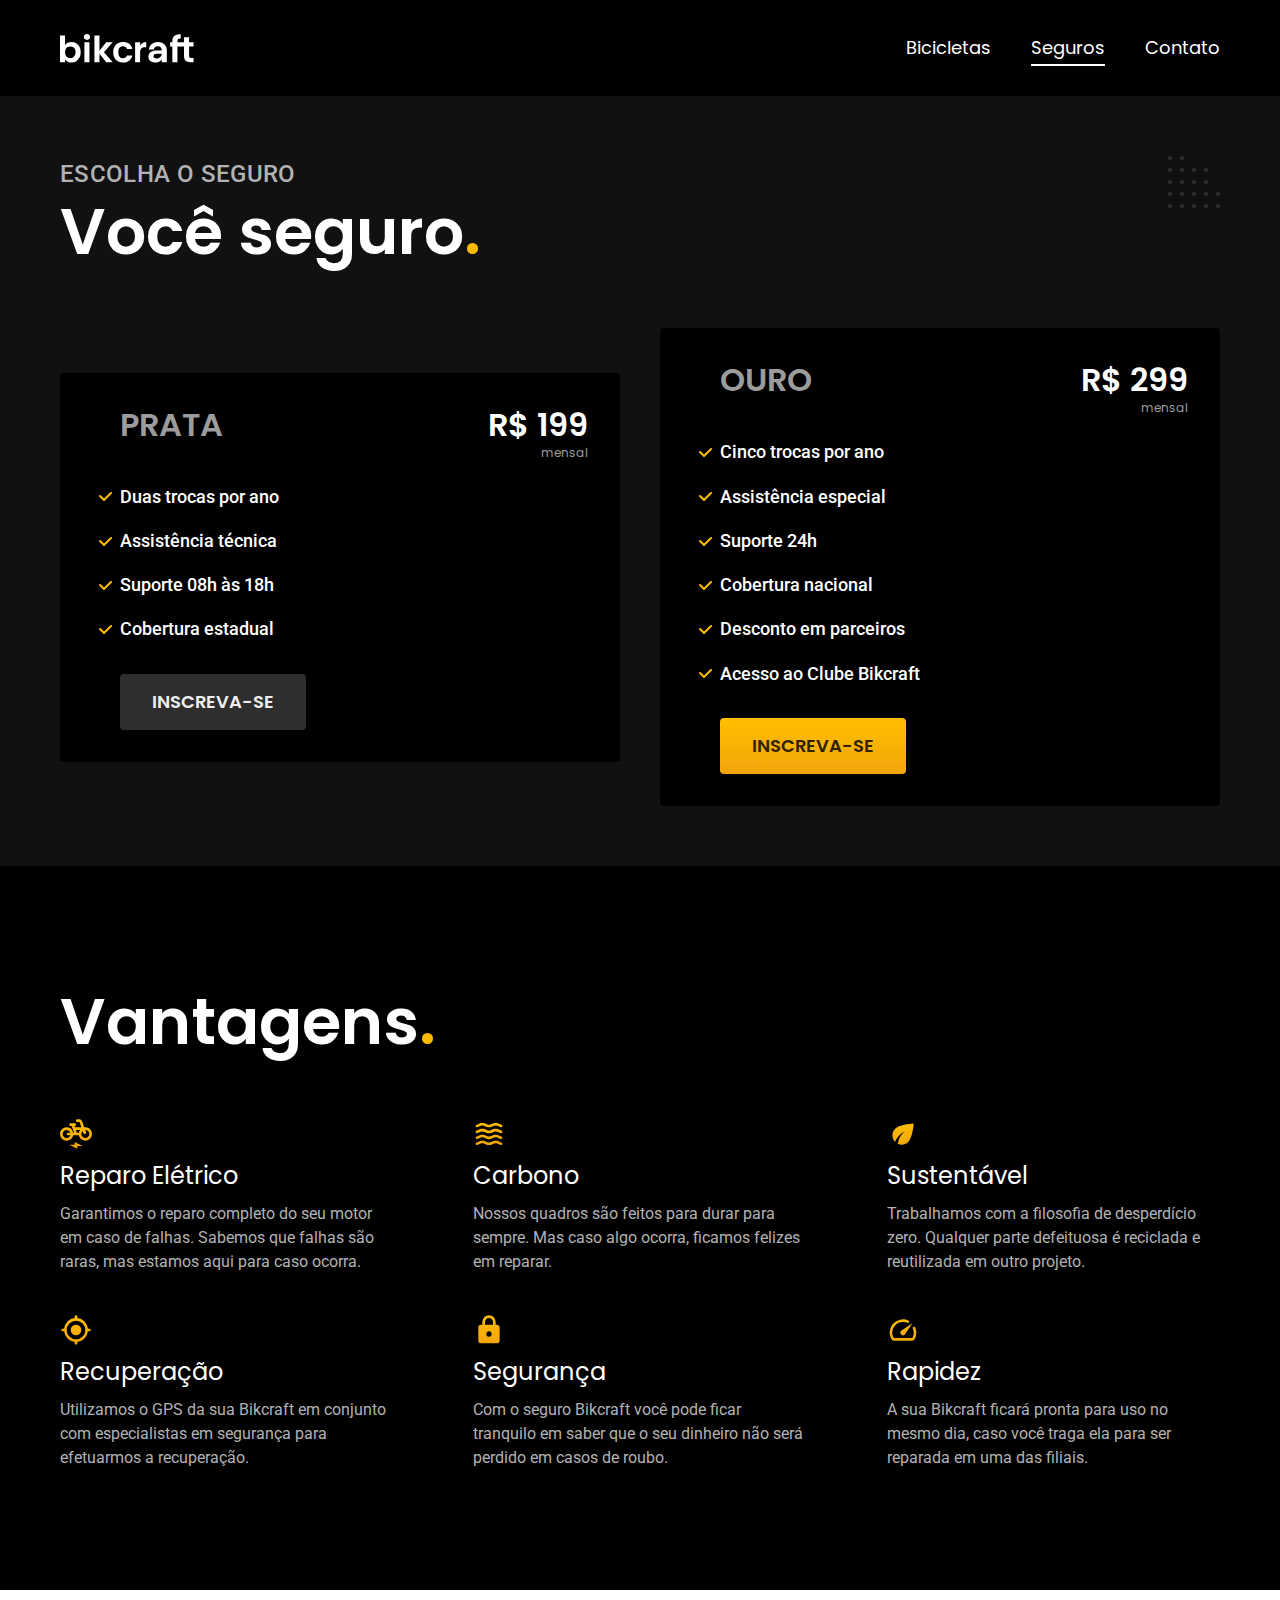
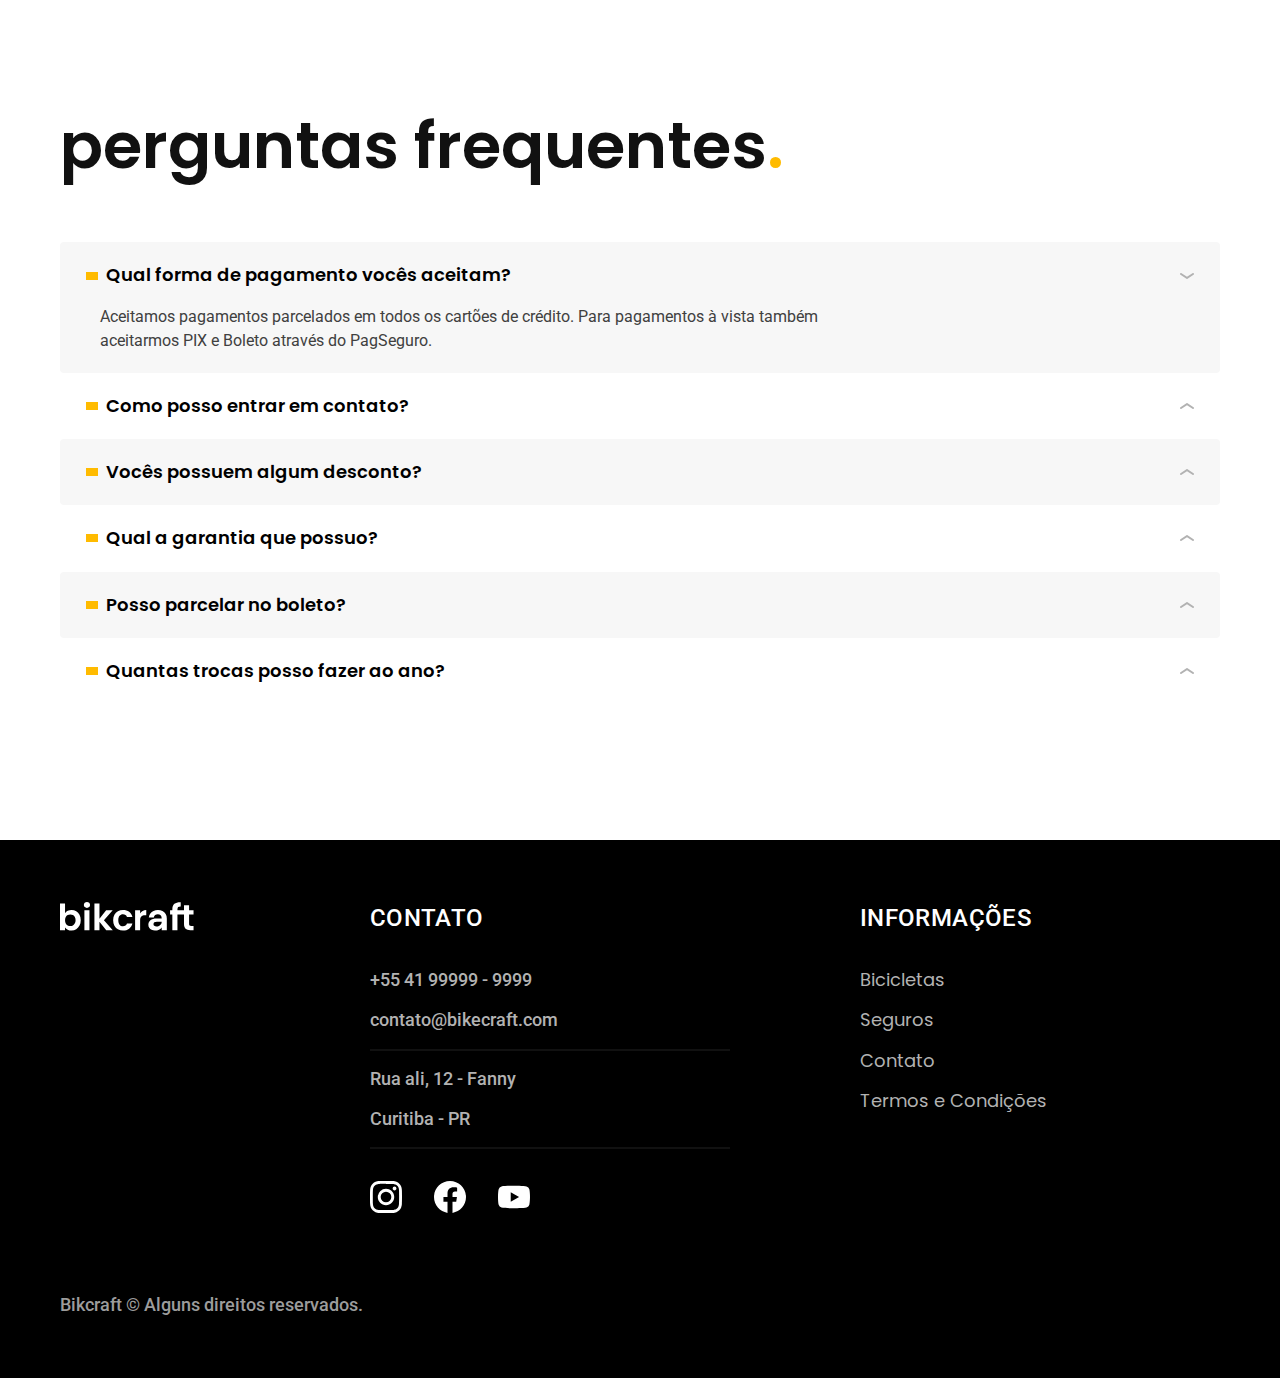
<file: seguros.html>
<!DOCTYPE html>
<html lang="pt-br">

<head>
  <meta charset="UTF-8">
  <meta name="viewport" content="width=device-width, initial-scale=1.0">

  <title>Seguros | Bikcraft</title>
  <meta name="description" content="Seguros">

  <link rel="icon" href="./favicon.svg" type="image/svg+xml">

  <link rel="preload" href="./css/style.min.css" as="style">
  <link rel="stylesheet" href="./css/style.min.css">

  <link rel="preconnect" href="https://fonts.googleapis.com">
  <link rel="preconnect" href="https://fonts.gstatic.com" crossorigin>
  <link href="https://fonts.googleapis.com/css2?family=Merriweather:ital,wght@1,900&family=Poppins:wght@400;600&family=Roboto:wght@400;500&display=swap" rel="stylesheet">
  <script>document.documentElement.classList.add('js')</script>
</head>

<body id="seguros">

  <header class="header-bg">
    <div class="header container">
      <a href="./"><img src="./img/bikcraft.svg" alt="Bikcraft"></a>

      <nav aria-label="primaria">
        <ul class="header-menu font-1-m  cor-0">
          <li><a href="./bicicletas.html">Bicicletas</a></li>
          <li><a href="./seguros.html">Seguros</a></li>
          <li><a href="./contato.html">Contato</a></li>
        </ul>
      </nav>
    </div>
  </header>

  <main class="seguros-bg">
    <div class="titulo-bg">
      <div class="titulo container">
        <p class="font-2-l-b cor-5">ESCOLHA O SEGURO</p>
        <h1 class="font-1-xxl cor-0">Você seguro<span class="cor-p1">.</span></h1>
      </div>
    </div>

    <div class="seguros container">
      <div class="seguros-item fadeInLeft" data-anime="200">
        <h3 class="font-1-xl cor-6">PRATA</h3>
        <span class="font-1-xl cor-0">R$ 199 <span class="font-1-xs cor-6">mensal</span></span>
        <ul class="font-2-m cor-0">
          <li>Duas trocas por ano</li>
          <li>Assistência técnica</li>
          <li>Suporte 08h às 18h</li>
          <li>Cobertura estadual</li>
        </ul>
        <a class="botao secundario" href="./orcamento.html?tipo=seguro&produto=prata">Inscreva-se</a>
      </div>

      <div class="seguros-item fadeInRight" data-anime="400">
        <h3 class="font-1-xl cor-6">OURO</h3>
        <span class="font-1-xl cor-0">R$ 299 <span class="font-1-xs cor-6">mensal</span></span>
        <ul class="font-2-m cor-0">
          <li>Cinco trocas por ano</li>
          <li>Assistência especial</li>
          <li>Suporte 24h</li>
          <li>Cobertura nacional</li>
          <li>Desconto em parceiros</li>
          <li>Acesso ao Clube Bikcraft</li>
        </ul>
        <a class="botao" href="./orcamento.html?tipo=seguro&produto=ouro">Inscreva-se</a>
      </div>
    </div>

  </main>

  <article class="vantagens-bg">
    <div class="vantagens container">
      <h2 class="font-1-xxl cor-0">Vantagens<span class="cor-p1">.</span></h2>
      <ul>
        <li>
          <img src="./img/icones/eletrica.svg" alt="">
          <h3 class="font-1-l cor-0">Reparo Elétrico</h3>
          <p class="font-2-s cor-5">Garantimos o reparo completo do seu motor em caso de falhas. Sabemos que falhas são raras, mas estamos aqui para caso ocorra.</p>
        </li>
        <li>
          <img src="./img/icones/carbono.svg" alt="">
          <h3 class="font-1-l cor-0">Carbono</h3>
          <p class="font-2-s cor-5">Nossos quadros são feitos para durar para sempre. Mas caso algo ocorra, ficamos felizes em reparar.</p>
        </li>
        <li>
          <img src="./img/icones/sustentavel.svg" alt="">
          <h3 class="font-1-l cor-0">Sustentável</h3>
          <p class="font-2-s cor-5">Trabalhamos com a filosofia de desperdício zero. Qualquer parte defeituosa é reciclada e reutilizada em outro projeto.</p>
        </li>
        <li>
          <img src="./img/icones/rastreador.svg" alt="">
          <h3 class="font-1-l cor-0">Recuperação</h3>
          <p class="font-2-s cor-5">Utilizamos o GPS da sua Bikcraft em conjunto com especialistas em segurança para efetuarmos a recuperação.</p>
        </li>
        <li>
          <img src="./img/icones/seguro.svg" alt="">
          <h3 class="font-1-l cor-0">Segurança</h3>
          <p class="font-2-s cor-5">Com o seguro Bikcraft você pode ficar tranquilo em saber que o seu dinheiro não será perdido em casos de roubo.</p>
        </li>
        <li>
          <img src="./img/icones/velocidade.svg" alt="">
          <h3 class="font-1-l cor-0">Rapidez</h3>
          <p class="font-2-s cor-5">A sua Bikcraft ficará pronta para uso no mesmo dia, caso você traga ela para ser reparada em uma das filiais.</p>
        </li>
      </ul>
    </div>
  </article>

  <article class="perguntas container">
    <h2 class="font-1-xxl">perguntas frequentes<span class="cor-p1">.</span></h2>

    <dl>
      <div>
        <dt><button class="font-1-m-b" aria-controls="pergunta1" aria-expanded="true">Qual forma de pagamento vocês aceitam?</button></dt>
        <dd id="pergunta1" class="font-2-s cor-9 ativa">Aceitamos pagamentos parcelados em todos os cartões de crédito. Para pagamentos à vista também aceitarmos PIX e Boleto através do PagSeguro.</dd>
      </div>
      <div>
        <dt><button class="font-1-m-b" aria-controls="pergunta2" aria-expanded="false">Como posso entrar em contato?</button></dt>
        <dd id="pergunta2" class="font-2-s cor-9">Aceitamos pagamentos parcelados em todos os cartões de crédito. Para pagamentos à vista também aceitarmos PIX e Boleto através do PagSeguro.</dd>
      </div>
      <div>
        <dt><button class="font-1-m-b" aria-controls="pergunta3" aria-expanded="false">Vocês possuem algum desconto?</button></dt>
        <dd id="pergunta3" class="font-2-s cor-9">Aceitamos pagamentos parcelados em todos os cartões de crédito. Para pagamentos à vista também aceitarmos PIX e Boleto através do PagSeguro.</dd>
      </div>
      <div>
        <dt><button class="font-1-m-b" aria-controls="pergunta4" aria-expanded="false">Qual a garantia que possuo?</button></dt>
        <dd id="pergunta4" class="font-2-s cor-9">Aceitamos pagamentos parcelados em todos os cartões de crédito. Para pagamentos à vista também aceitarmos PIX e Boleto através do PagSeguro.</dd>
      </div>
      <div>
        <dt><button class="font-1-m-b" aria-controls="pergunta5" aria-expanded="false">Posso parcelar no boleto?</button></dt>
        <dd id="pergunta5" class="font-2-s cor-9">Aceitamos pagamentos parcelados em todos os cartões de crédito. Para pagamentos à vista também aceitarmos PIX e Boleto através do PagSeguro.</dd>
      </div>
      <div>
        <dt><button class="font-1-m-b" aria-controls="pergunta6" aria-expanded="false">Quantas trocas posso fazer ao ano?</button></dt>
        <dd id="pergunta6" class="font-2-s cor-9">Aceitamos pagamentos parcelados em todos os cartões de crédito. Para pagamentos à vista também aceitarmos PIX e Boleto através do PagSeguro.</dd>
      </div>
    </dl>

  </article>


  <footer class="footer-bg">
    <div class="footer container">
      <img src="./img/bikcraft.svg" alt="Bikcraft">
      <div class="footer-contato">
        <h3 class="font-2-l-b cor-0">Contato</h3>
        <ul class="font-2-m cor-5">
          <li><a href="tel:+5541999999999">+55 41 99999 - 9999</a></li>
          <li><a href="mailto:contato@bikecraft.com">contato@bikecraft.com</a></li>
          <li>Rua ali, 12 - Fanny</li>
          <li>Curitiba - PR</li>
        </ul>
        <div class="footer-redes">
          <a href="./"><img src="./img/redes/instagram.svg" alt="instagram"></a>
          <a href="./"><img src="./img/redes/facebook.svg" alt="facebook"></a>
          <a href="./"><img src="./img/redes/youtube.svg" alt="youtube"></a>
        </div>
      </div>


      <div class="footer-informacoes">
        <h3 class="font-2-l-b cor-0">Informações</h3>
        <nav>
          <ul class="font-1-m cor-5">
            <li><a href="./bicicletas.html">Bicicletas</a></li>
            <li><a href="./seguros.html">Seguros</a></li>
            <li><a href="./contato.html">Contato</a></li>
            <li><a href="./termos.html">Termos e Condições</a></li>
          </ul>
        </nav>
      </div>
      <p class="footer-copy font-2-m cor-6">Bikcraft © Alguns direitos reservados.</p>
    </div>
  </footer>

  <script src="./js/plugins/simple-anime.js"></script>
  <script src="./js/script.js"></script>
</body>

</html>
</file>
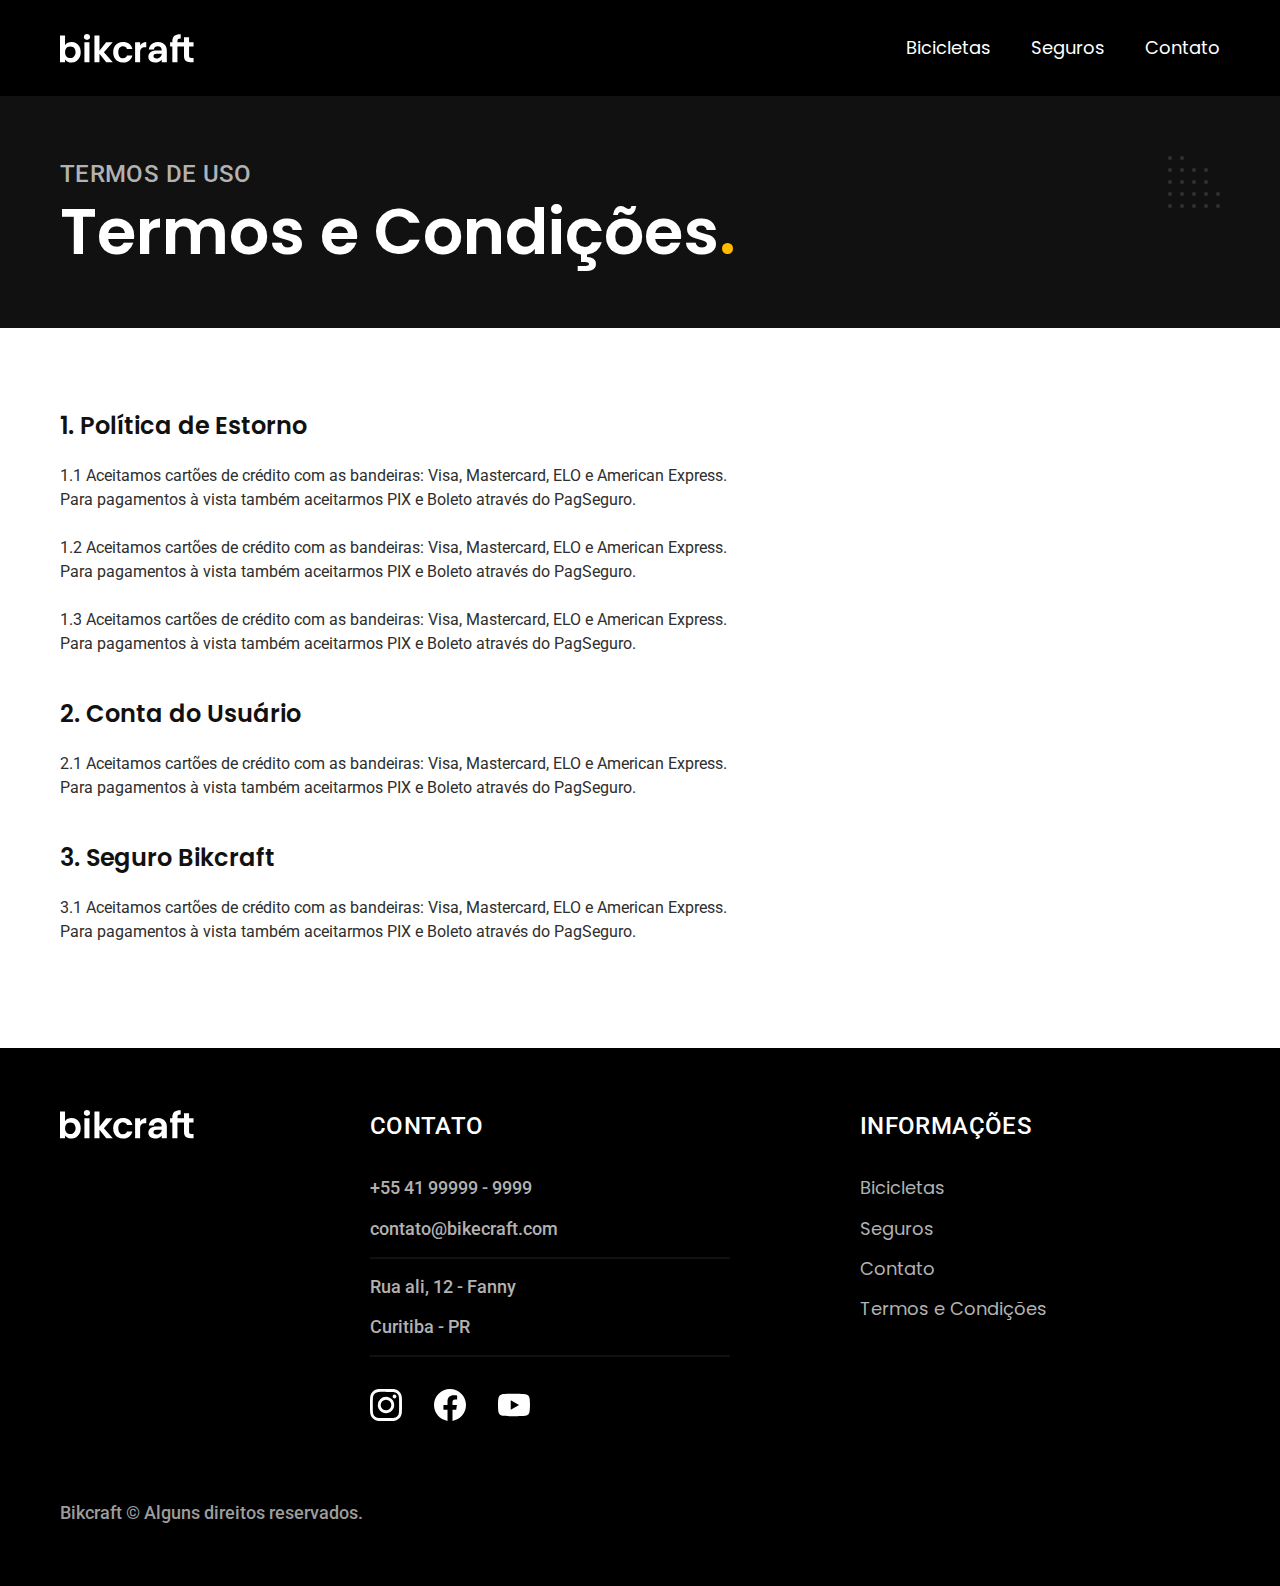
<file: termos.html>
<!DOCTYPE html>
<html lang="pt-br">

<head>
  <meta charset="UTF-8">
  <meta name="viewport" content="width=device-width, initial-scale=1.0">

  <title>Termos e Condições | Bikcraft</title>
  <meta name="description" content="Termos e Condições">

  <link rel="icon" href="./favicon.svg" type="image/svg+xml">

  <link rel="preload" href="./css/style.min.css" as="style">
  <link rel="stylesheet" href="./css/style.min.css">

  <link rel="preconnect" href="https://fonts.googleapis.com">
  <link rel="preconnect" href="https://fonts.gstatic.com" crossorigin>
  <link href="https://fonts.googleapis.com/css2?family=Merriweather:ital,wght@1,900&family=Poppins:wght@400;600&family=Roboto:wght@400;500&display=swap" rel="stylesheet">
  <script>document.documentElement.classList.add('js')</script>
</head>

<body id="termos">

  <header class="header-bg">
    <div class="header container">
      <a href="./"><img src="./img/bikcraft.svg" alt="Bikcraft"></a>

      <nav aria-label="primaria">
        <ul class="header-menu font-1-m  cor-0">
          <li><a href="./bicicletas.html">Bicicletas</a></li>
          <li><a href="./seguros.html">Seguros</a></li>
          <li><a href="./contato.html">Contato</a></li>
        </ul>
      </nav>
    </div>
  </header>

  <main>
    <div class="titulo-bg">
      <div class="titulo container">
        <p class="font-2-l-b cor-5">Termos de uso</p>
        <h1 class="font-1-xxl cor-0">Termos e Condições<span class="cor-p1">.</span></h1>
      </div>
    </div>

    <div class="termos font-2-s cor-10 container">
      <h2 class="font-1-l cor-11">1. Política de Estorno</h2>
      <p>1.1 Aceitamos cartões de crédito com as bandeiras: Visa, Mastercard, ELO e American Express. Para pagamentos à vista também aceitarmos PIX e Boleto através do PagSeguro.</p>
      <p>1.2 Aceitamos cartões de crédito com as bandeiras: Visa, Mastercard, ELO e American Express. Para pagamentos à vista também aceitarmos PIX e Boleto através do PagSeguro.</p>
      <p>1.3 Aceitamos cartões de crédito com as bandeiras: Visa, Mastercard, ELO e American Express. Para pagamentos à vista também aceitarmos PIX e Boleto através do PagSeguro.</p>
      <h2 class="font-1-l cor-11">2. Conta do Usuário</h2>
      <p>2.1 Aceitamos cartões de crédito com as bandeiras: Visa, Mastercard, ELO e American Express. Para pagamentos à vista também aceitarmos PIX e Boleto através do PagSeguro.</p>
      <h2 class="font-1-l cor-11">3. Seguro Bikcraft</h2>
      <p>3.1 Aceitamos cartões de crédito com as bandeiras: Visa, Mastercard, ELO e American Express. Para pagamentos à vista também aceitarmos PIX e Boleto através do PagSeguro.</p>
    </div>
  </main>

  <footer class="footer-bg">
    <div class="footer container">
      <img src="./img/bikcraft.svg" alt="Bikcraft">
      <div class="footer-contato">
        <h3 class="font-2-l-b cor-0">Contato</h3>
        <ul class="font-2-m cor-5">
          <li><a href="tel:+5541999999999">+55 41 99999 - 9999</a></li>
          <li><a href="mailto:contato@bikecraft.com">contato@bikecraft.com</a></li>
          <li>Rua ali, 12 - Fanny</li>
          <li>Curitiba - PR</li>
        </ul>
        <div class="footer-redes">
          <a href="./"><img src="./img/redes/instagram.svg" alt="instagram"></a>
          <a href="./"><img src="./img/redes/facebook.svg" alt="facebook"></a>
          <a href="./"><img src="./img/redes/youtube.svg" alt="youtube"></a>
        </div>
      </div>


      <div class="footer-informacoes">
        <h3 class="font-2-l-b cor-0">Informações</h3>
        <nav>
          <ul class="font-1-m cor-5">
            <li><a href="./bicicletas.html">Bicicletas</a></li>
            <li><a href="./seguros.html">Seguros</a></li>
            <li><a href="./contato.html">Contato</a></li>
            <li><a href="./termos.html">Termos e Condições</a></li>
          </ul>
        </nav>
      </div>
      <p class="footer-copy font-2-m cor-6">Bikcraft © Alguns direitos reservados.</p>
    </div>
  </footer>

  <script src="./js/script.js"></script>
</body>

</html>
</file>
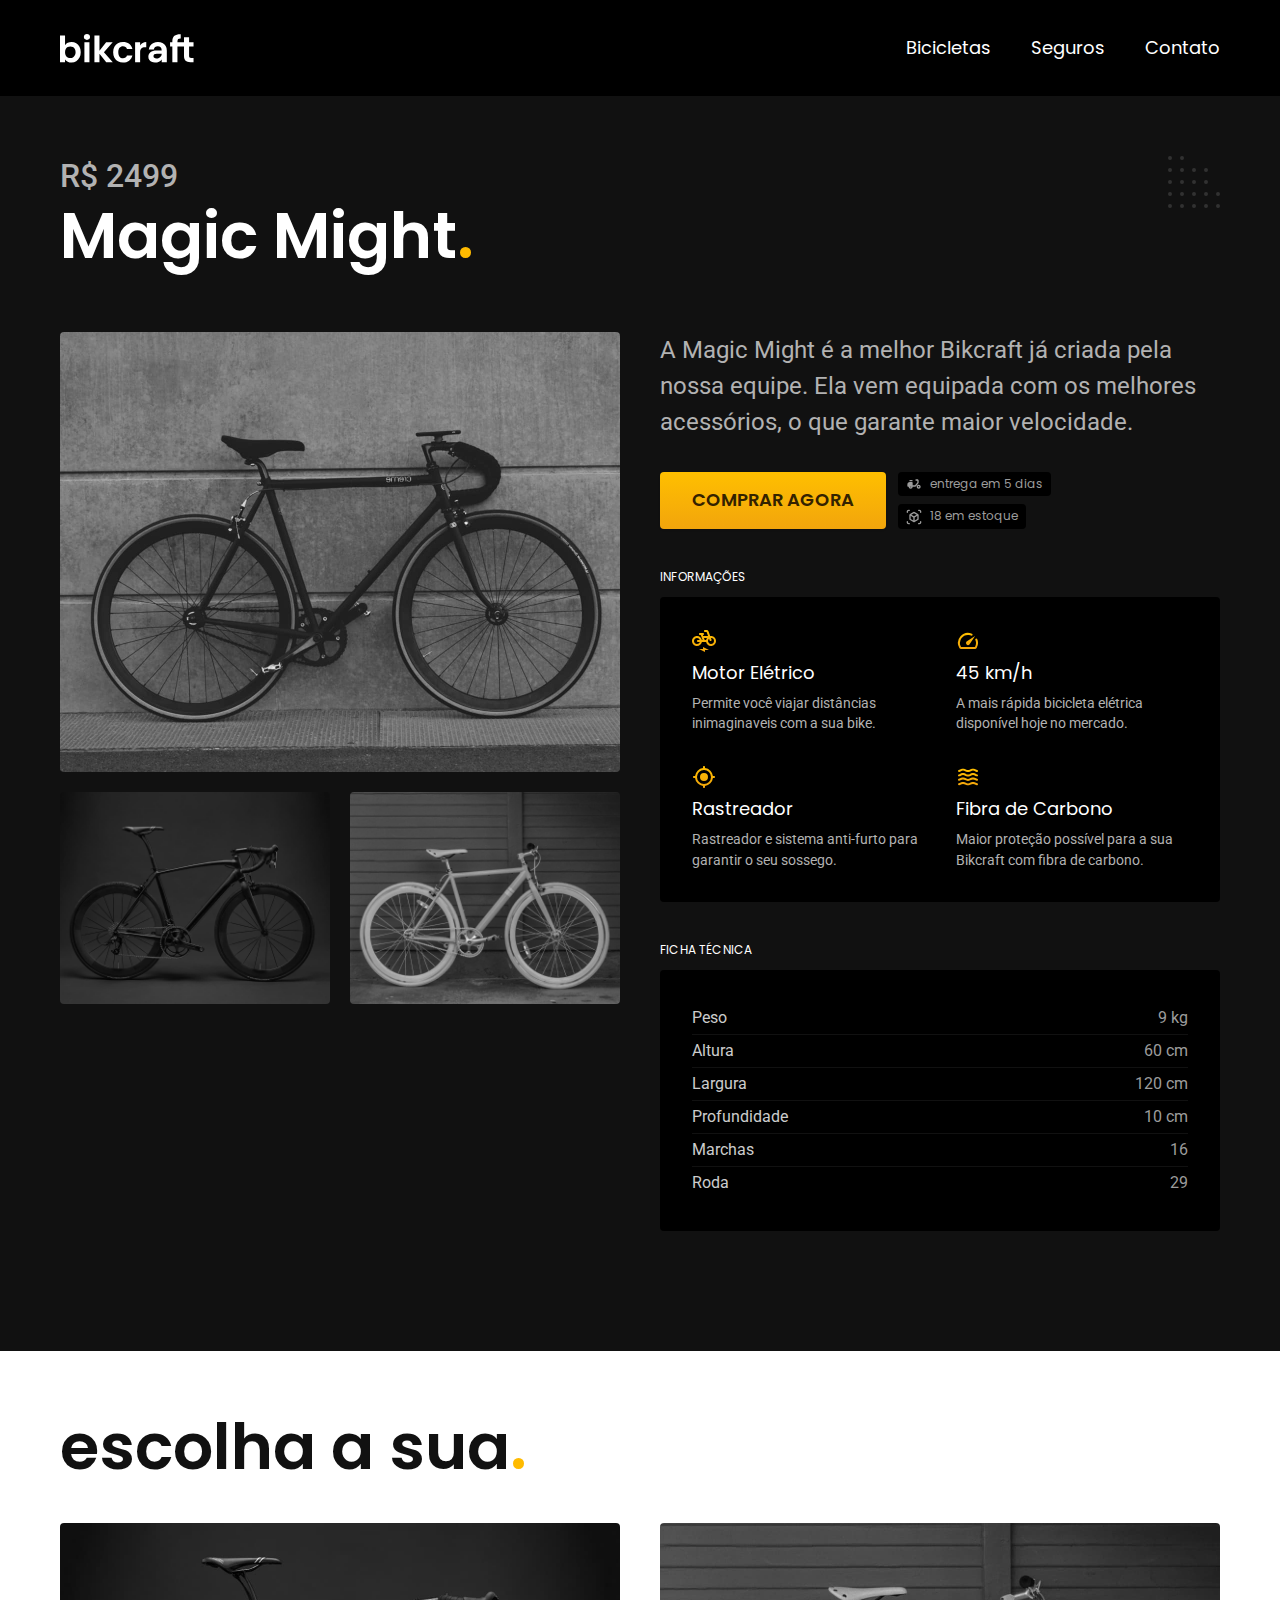
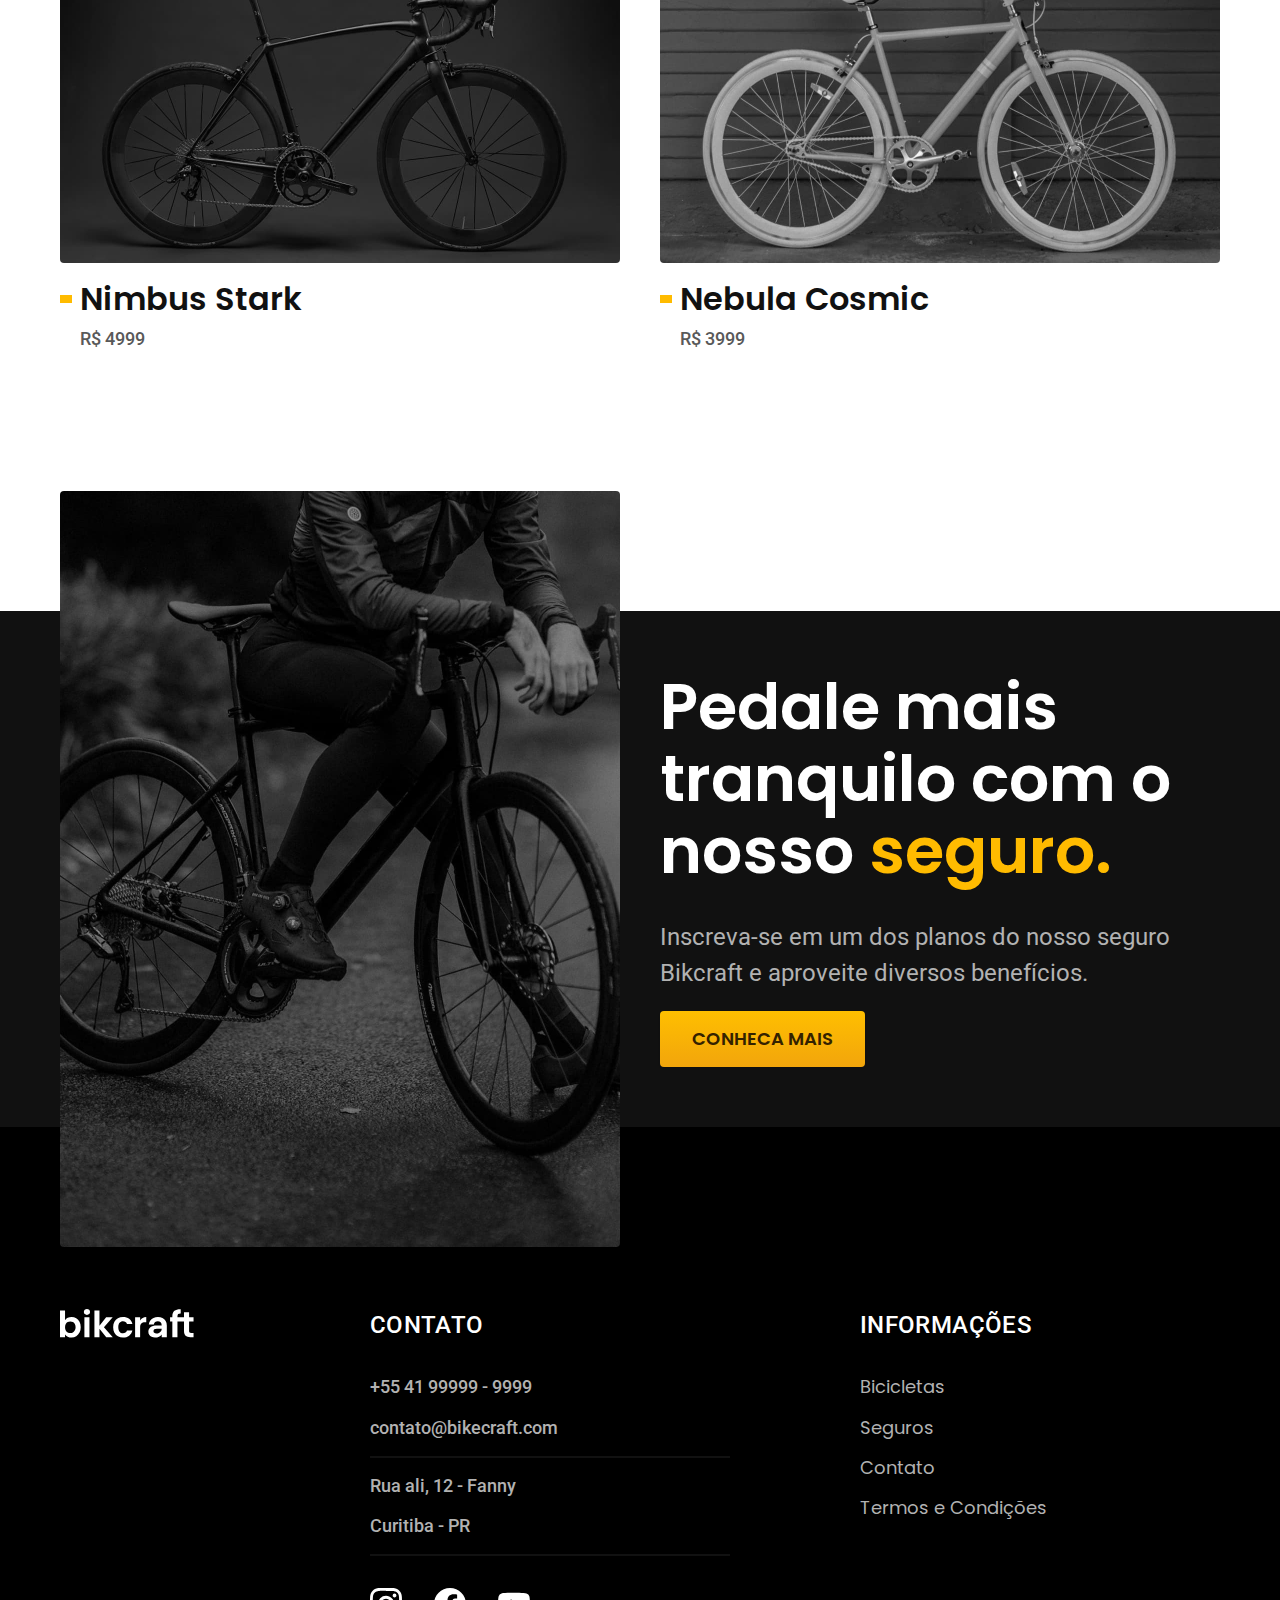
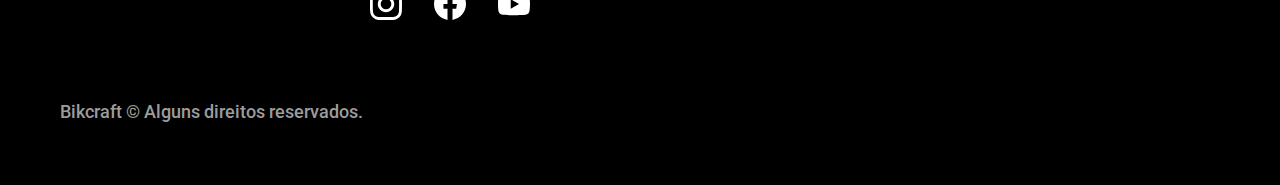
<file: bicicletas/magic.html>
<!DOCTYPE html>
<html lang="pt-br">

<head>
  <meta charset="UTF-8">
  <meta name="viewport" content="width=device-width, initial-scale=1.0">

  <title>Magic | Bikcraft</title>
  <meta name="description" content="Magic">

  <link rel="icon" href="../favicon.svg" type="image/svg+xml">

  <link rel="stylesheet" href="../css/style.min.css">

  <link rel="preconnect" href="https://fonts.googleapis.com">
  <link rel="preconnect" href="https://fonts.gstatic.com" crossorigin>
  <link href="https://fonts.googleapis.com/css2?family=Merriweather:ital,wght@1,900&family=Poppins:wght@400;600&family=Roboto:wght@400;500&display=swap" rel="stylesheet">
  <script>document.documentElement.classList.add('js')</script>
</head>

<body id="bicicleta">

  <header class="header-bg">
    <div class="header container">
      <a href="../"><img src="../img/bikcraft.svg" alt="Bikcraft"></a>

      <nav aria-label="primaria">
        <ul class="header-menu font-1-m  cor-0">
          <li><a href="../bicicletas.html">Bicicletas</a></li>
          <li><a href="../seguros.html">Seguros</a></li>
          <li><a href="../contato.html">Contato</a></li>
        </ul>
      </nav>
    </div>
  </header>

  <main class="titulo-bg">
    <div>
      <div class="titulo container">
        <p class="font-2-xl cor-5">R$ 2499</p>
        <h1 class="font-1-xxl cor-0">Magic Might<span class="cor-p1">.</span></h1>
      </div>
    </div>

    <div class="bicicleta container">
      <div class="bicicleta-imagens">
        <img src="../img/bicicleta/nimbus2.jpg" alt="Bicicleta 1">
        <img src="../img/bicicleta/nimbus1.jpg" alt="Bicicleta 2">
        <img src="../img/bicicleta/nimbus3.jpg" alt="Bicicleta 3">
      </div>
      <div class="bicicleta-conteudo">
        <p class="font-2-l cor-5">A Magic Might é a melhor Bikcraft já criada pela nossa equipe. Ela vem equipada com os melhores acessórios, o que garante maior velocidade.</p>
        <div class="bicicleta-comprar">
          <a class="botao" href="../orcamento.html?tipo=bikcraft&produto=magic">Comprar Agora</a>
          <span class="font-1-xs cor-6"><img src="../img/icones/entrega.svg" alt=""> entrega em 5 dias</span>
          <span class="font-1-xs cor-6"><img src="../img/icones/estoque.svg" alt=""> 18 em estoque</span>
        </div>

        <h2 class="font-1-xs cor-0">Informações</h2>
        <ul class="bicicleta-informacoes">
          <li>
            <img src="../img/icones/eletrica.svg" alt="">
            <h3 class="font-1-m cor-0">Motor Elétrico</h3>
            <p class="font-2-xs cor-5">Permite você viajar distâncias inimaginaveis com a sua bike.</p>
          </li>
          <li>
            <img src="../img/icones/velocidade.svg" alt="">
            <h3 class="font-1-m cor-0">45 km/h</h3>
            <p class="font-2-xs cor-5">A mais rápida bicicleta elétrica disponível hoje no mercado.</p>
          </li>
          <li>
            <img src="../img/icones/rastreador.svg" alt="">
            <h3 class="font-1-m cor-0">Rastreador</h3>
            <p class="font-2-xs cor-5">Rastreador e sistema anti-furto para garantir o seu sossego.</p>
          </li>
          <li>
            <img src="../img/icones/carbono.svg" alt="">
            <h3 class="font-1-m cor-0">Fibra de Carbono</h3>
            <p class="font-2-xs cor-5">Maior proteção possível para a sua Bikcraft com fibra de carbono.</p>
          </li>
        </ul>
        <h2 class="font-1-xs cor-0">Ficha Técnica</h2>
        <ul class="bicicleta-ficha font-2-s cor-4">
          <li>Peso <span>9 kg</span></li>
          <li>Altura <span>60 cm</span></li>
          <li>Largura <span>120 cm</span></li>
          <li>Profundidade <span>10 cm</span></li>
          <li>Marchas <span>16</span></li>
          <li>Roda <span>29</span></li>
        </ul>
      </div>
    </div>
  </main>

  <article class="bicicletas-lista container">
    <h2 class="font-1-xxl">escolha a sua<span class="cor-p1">.</span></h2>

    <ul>
      <li>
        <a href="./nimbus.html">
          <img src="../img/bicicletas/nimbus.jpg" alt="Bicicleta preta">
          <h3 class="font-1-xl">Nimbus Stark</h3>
          <span class="container font-2-m cor-8">R$ 4999</span>
        </a>
      </li>
      <li>
        <a href="./nebula.html">
          <img src="../img/bicicletas/nebula.jpg" alt="Bicicleta preta">
          <h3 class="font-1-xl">Nebula Cosmic</h3>
          <span class="font-2-m cor-8">R$ 3999</span>
        </a>
      </li>
    </ul>
  </article>

  <article class="seguro-bg">
    <div class="seguro container">
      <div class="seguro-imagem">
        <img src="../img/fotos/seguros.jpg" alt="Pessoa parada em cima de uma bicicleta.">
      </div>
      <div class="seguro-conteudo">
        <h2 class="font-1-xxl cor-0">Pedale mais tranquilo com o nosso <span class="cor-p1">seguro.</span></h2>
        <p class="font-2-l cor-5">Inscreva-se em um dos planos do nosso seguro Bikcraft e aproveite diversos benefícios.</p>
        <a class="botao" href="../seguros.html">Conheca Mais</a>
      </div>
    </div>
  </article>

  <footer class="footer-bg">
    <div class="footer container">
      <img src="../img/bikcraft.svg" alt="Bikcraft">
      <div class="footer-contato">
        <h3 class="font-2-l-b cor-0">Contato</h3>
        <ul class="font-2-m cor-5">
          <li><a href="tel:+5541999999999">+55 41 99999 - 9999</a></li>
          <li><a href="mailto:contato@bikecraft.com">contato@bikecraft.com</a></li>
          <li>Rua ali, 12 - Fanny</li>
          <li>Curitiba - PR</li>
        </ul>
        <div class="footer-redes">
          <a href="../"><img src="../img/redes/instagram.svg" alt="instagram"></a>
          <a href="../"><img src="../img/redes/facebook.svg" alt="facebook"></a>
          <a href="../"><img src="../img/redes/youtube.svg" alt="youtube"></a>
        </div>
      </div>


      <div class="footer-informacoes">
        <h3 class="font-2-l-b cor-0">Informações</h3>
        <nav>
          <ul class="font-1-m cor-5">
            <li><a href="../bicicletas.html">Bicicletas</a></li>
            <li><a href="../seguros.html">Seguros</a></li>
            <li><a href="../contato.html">Contato</a></li>
            <li><a href="../termos.html">Termos e Condições</a></li>
          </ul>
        </nav>
      </div>
      <p class="footer-copy font-2-m cor-6">Bikcraft © Alguns direitos reservados.</p>
    </div>
  </footer>

  <script src="../js/script.js"></script>
</body>

</html>
</file>
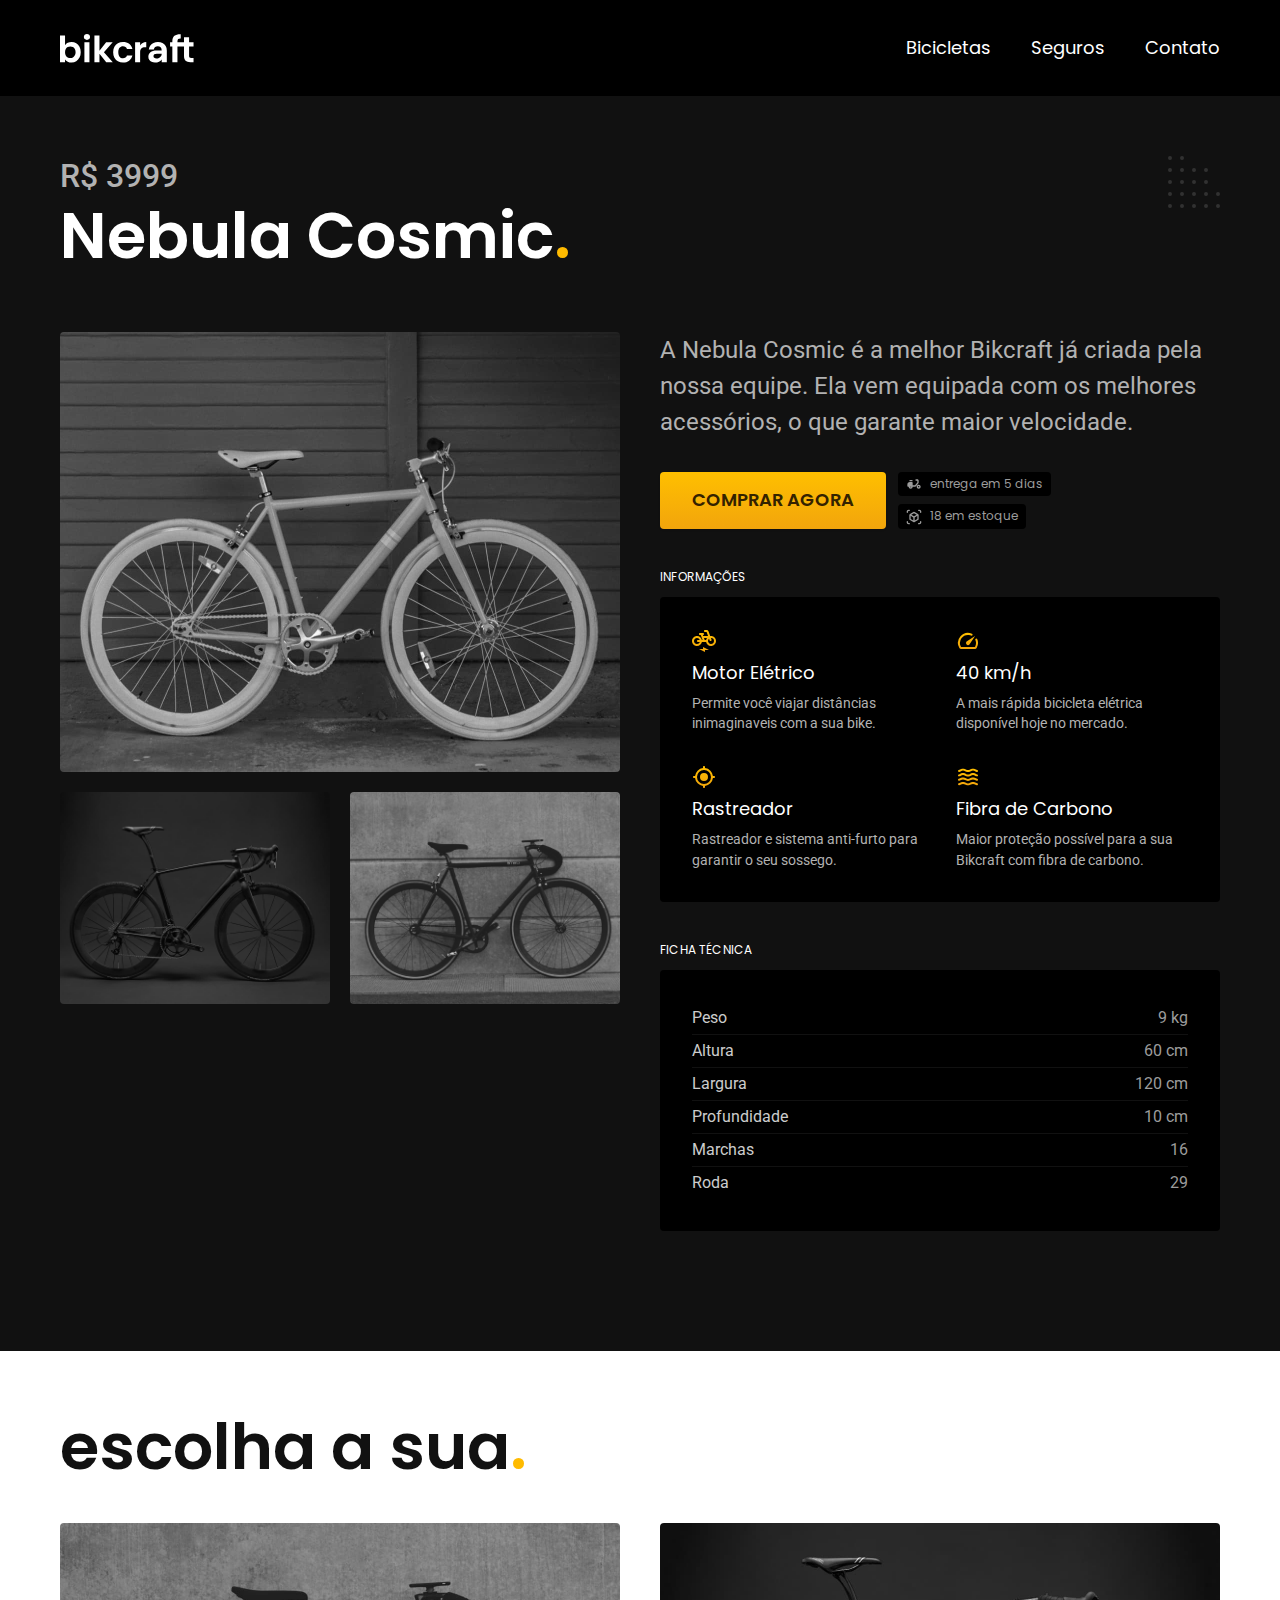
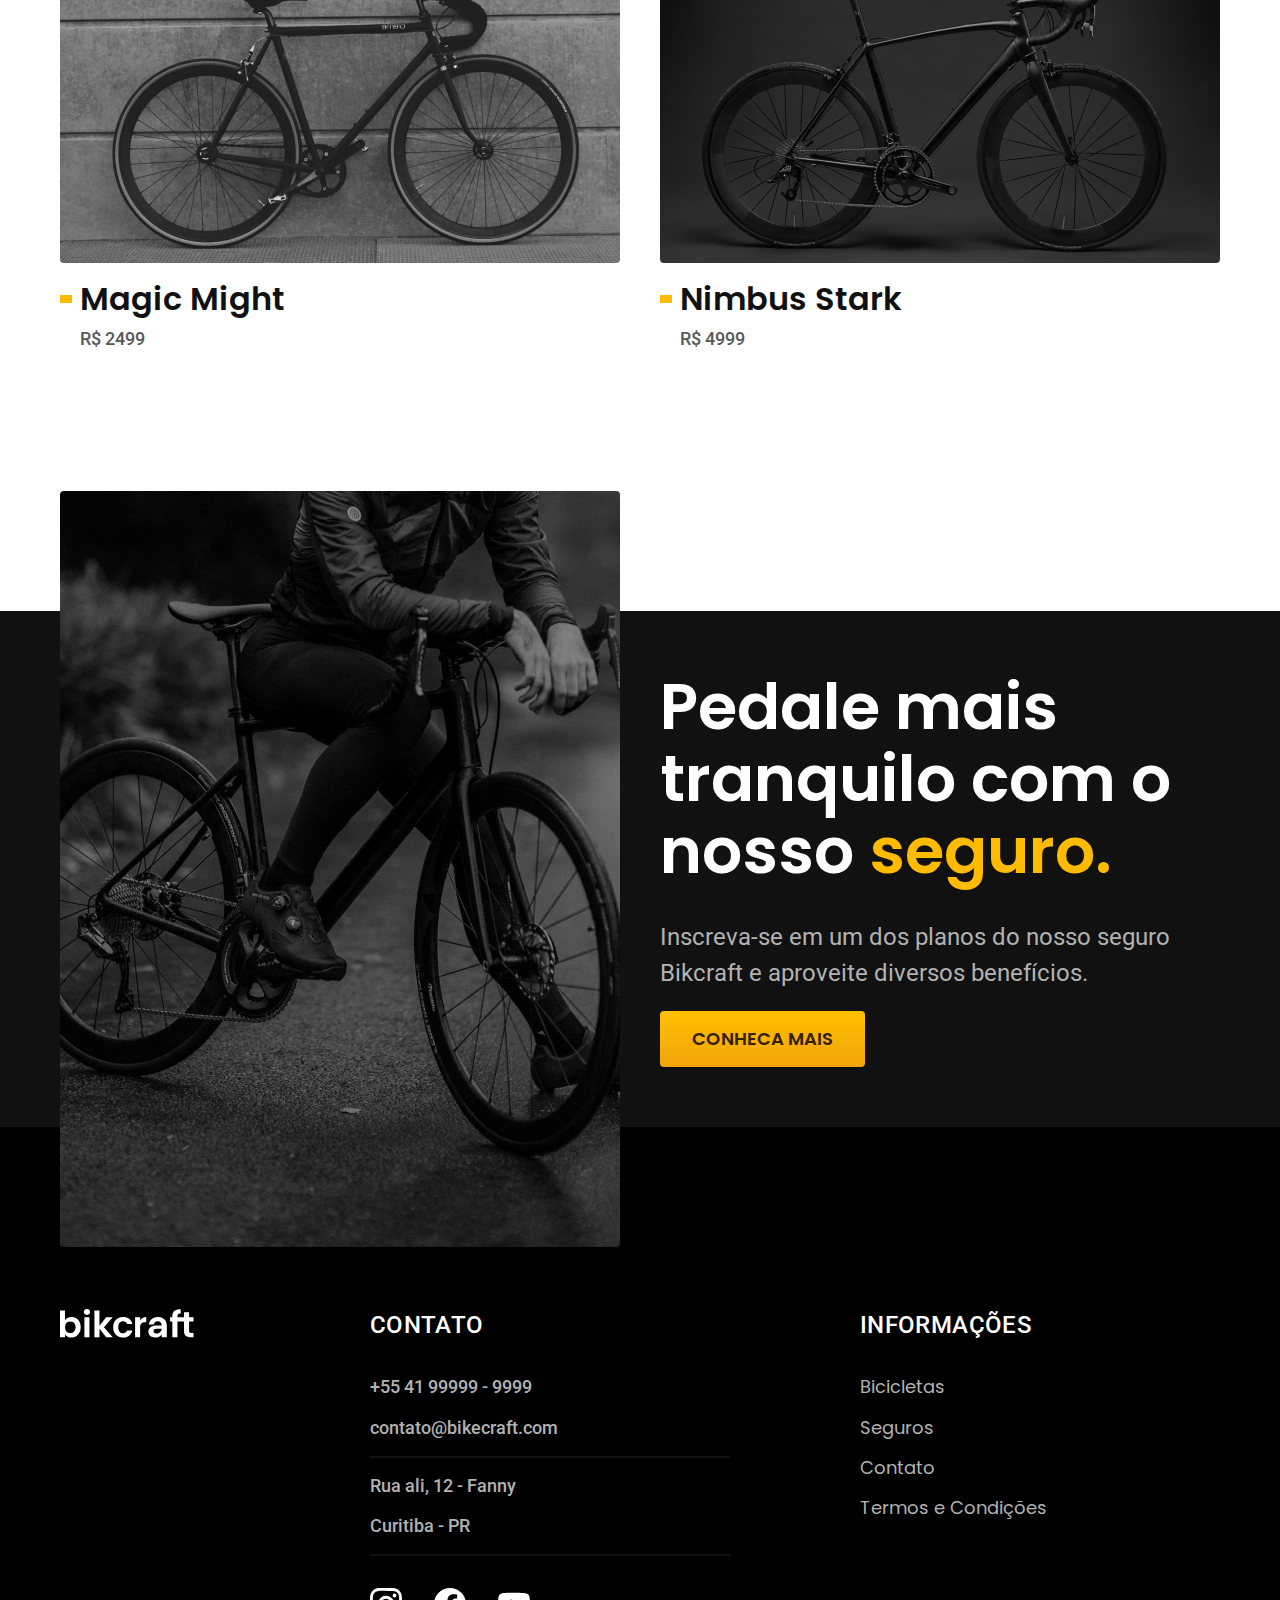
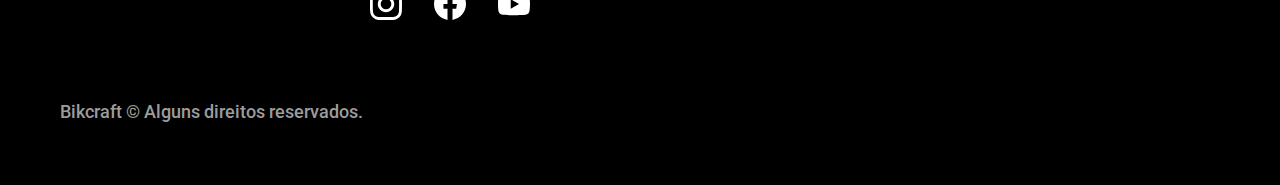
<file: bicicletas/nebula.html>
<!DOCTYPE html>
<html lang="pt-br">

<head>
  <meta charset="UTF-8">
  <meta name="viewport" content="width=device-width, initial-scale=1.0">

  <title>Nebula | Bikcraft</title>
  <meta name="description" content="Nebula">

  <link rel="icon" href="../favicon.svg" type="image/svg+xml">

  <link rel="stylesheet" href="../css/style.min.css">

  <link rel="preconnect" href="https://fonts.googleapis.com">
  <link rel="preconnect" href="https://fonts.gstatic.com" crossorigin>
  <link href="https://fonts.googleapis.com/css2?family=Merriweather:ital,wght@1,900&family=Poppins:wght@400;600&family=Roboto:wght@400;500&display=swap" rel="stylesheet">
  <script>document.documentElement.classList.add('js')</script>
</head>

<body id="bicicleta">

  <header class="header-bg">
    <div class="header container">
      <a href="../"><img src="../img/bikcraft.svg" alt="Bikcraft"></a>

      <nav aria-label="primaria">
        <ul class="header-menu font-1-m  cor-0">
          <li><a href="../bicicletas.html">Bicicletas</a></li>
          <li><a href="../seguros.html">Seguros</a></li>
          <li><a href="../contato.html">Contato</a></li>
        </ul>
      </nav>
    </div>
  </header>

  <main class="titulo-bg">
    <div>
      <div class="titulo container">
        <p class="font-2-xl cor-5">R$ 3999</p>
        <h1 class="font-1-xxl cor-0">Nebula Cosmic<span class="cor-p1">.</span></h1>
      </div>
    </div>

    <div class="bicicleta container">
      <div class="bicicleta-imagens">
        <img src="../img/bicicleta/nimbus3.jpg" alt="Bicicleta 1">
        <img src="../img/bicicleta/nimbus1.jpg" alt="Bicicleta 2">
        <img src="../img/bicicleta/nimbus2.jpg" alt="Bicicleta 3">
      </div>
      <div class="bicicleta-conteudo">
        <p class="font-2-l cor-5">A Nebula Cosmic é a melhor Bikcraft já criada pela nossa equipe. Ela vem equipada com os melhores acessórios, o que garante maior velocidade.</p>
        <div class="bicicleta-comprar">
          <a class="botao" href="../orcamento.html?tipo=bikcraft&produto=nebula">Comprar Agora</a>
          <span class="font-1-xs cor-6"><img src="../img/icones/entrega.svg" alt=""> entrega em 5 dias</span>
          <span class="font-1-xs cor-6"><img src="../img/icones/estoque.svg" alt=""> 18 em estoque</span>
        </div>

        <h2 class="font-1-xs cor-0">Informações</h2>
        <ul class="bicicleta-informacoes">
          <li>
            <img src="../img/icones/eletrica.svg" alt="">
            <h3 class="font-1-m cor-0">Motor Elétrico</h3>
            <p class="font-2-xs cor-5">Permite você viajar distâncias inimaginaveis com a sua bike.</p>
          </li>
          <li>
            <img src="../img/icones/velocidade.svg" alt="">
            <h3 class="font-1-m cor-0">40 km/h</h3>
            <p class="font-2-xs cor-5">A mais rápida bicicleta elétrica disponível hoje no mercado.</p>
          </li>
          <li>
            <img src="../img/icones/rastreador.svg" alt="">
            <h3 class="font-1-m cor-0">Rastreador</h3>
            <p class="font-2-xs cor-5">Rastreador e sistema anti-furto para garantir o seu sossego.</p>
          </li>
          <li>
            <img src="../img/icones/carbono.svg" alt="">
            <h3 class="font-1-m cor-0">Fibra de Carbono</h3>
            <p class="font-2-xs cor-5">Maior proteção possível para a sua Bikcraft com fibra de carbono.</p>
          </li>
        </ul>
        <h2 class="font-1-xs cor-0">Ficha Técnica</h2>
        <ul class="bicicleta-ficha font-2-s cor-4">
          <li>Peso <span>9 kg</span></li>
          <li>Altura <span>60 cm</span></li>
          <li>Largura <span>120 cm</span></li>
          <li>Profundidade <span>10 cm</span></li>
          <li>Marchas <span>16</span></li>
          <li>Roda <span>29</span></li>
        </ul>
      </div>
    </div>
  </main>

  <article class="bicicletas-lista container">
    <h2 class="font-1-xxl">escolha a sua<span class="cor-p1">.</span></h2>

    <ul>
      <li>
        <a href="./magic.html">
          <img src="../img/bicicletas/magic.jpg" alt="Bicicleta preta">
          <h3 class="font-1-xl">Magic Might</h3>
          <span class="container font-2-m cor-8">R$ 2499</span>
        </a>
      </li>
      <li>
        <a href="./nimbus.html">
          <img src="../img/bicicletas/nimbus.jpg" alt="Bicicleta preta">
          <h3 class="font-1-xl">Nimbus Stark</h3>
          <span class="font-2-m cor-8">R$ 4999</span>
        </a>
      </li>
    </ul>
  </article>

  <article class="seguro-bg">
    <div class="seguro container">
      <div class="seguro-imagem">
        <img src="../img/fotos/seguros.jpg" alt="Pessoa parada em cima de uma bicicleta.">
      </div>
      <div class="seguro-conteudo">
        <h2 class="font-1-xxl cor-0">Pedale mais tranquilo com o nosso <span class="cor-p1">seguro.</span></h2>
        <p class="font-2-l cor-5">Inscreva-se em um dos planos do nosso seguro Bikcraft e aproveite diversos benefícios.</p>
        <a class="botao" href="../seguros.html">Conheca Mais</a>
      </div>
    </div>
  </article>

  <footer class="footer-bg">
    <div class="footer container">
      <img src="../img/bikcraft.svg" alt="Bikcraft">
      <div class="footer-contato">
        <h3 class="font-2-l-b cor-0">Contato</h3>
        <ul class="font-2-m cor-5">
          <li><a href="tel:+5541999999999">+55 41 99999 - 9999</a></li>
          <li><a href="mailto:contato@bikecraft.com">contato@bikecraft.com</a></li>
          <li>Rua ali, 12 - Fanny</li>
          <li>Curitiba - PR</li>
        </ul>
        <div class="footer-redes">
          <a href="../"><img src="../img/redes/instagram.svg" alt="instagram"></a>
          <a href="../"><img src="../img/redes/facebook.svg" alt="facebook"></a>
          <a href="../"><img src="../img/redes/youtube.svg" alt="youtube"></a>
        </div>
      </div>


      <div class="footer-informacoes">
        <h3 class="font-2-l-b cor-0">Informações</h3>
        <nav>
          <ul class="font-1-m cor-5">
            <li><a href="../bicicletas.html">Bicicletas</a></li>
            <li><a href="../seguros.html">Seguros</a></li>
            <li><a href="../contato.html">Contato</a></li>
            <li><a href="../termos.html">Termos e Condições</a></li>
          </ul>
        </nav>
      </div>
      <p class="footer-copy font-2-m cor-6">Bikcraft © Alguns direitos reservados.</p>
    </div>
  </footer>

  <script src="../js/script.js"></script>
</body>

</html>
</file>
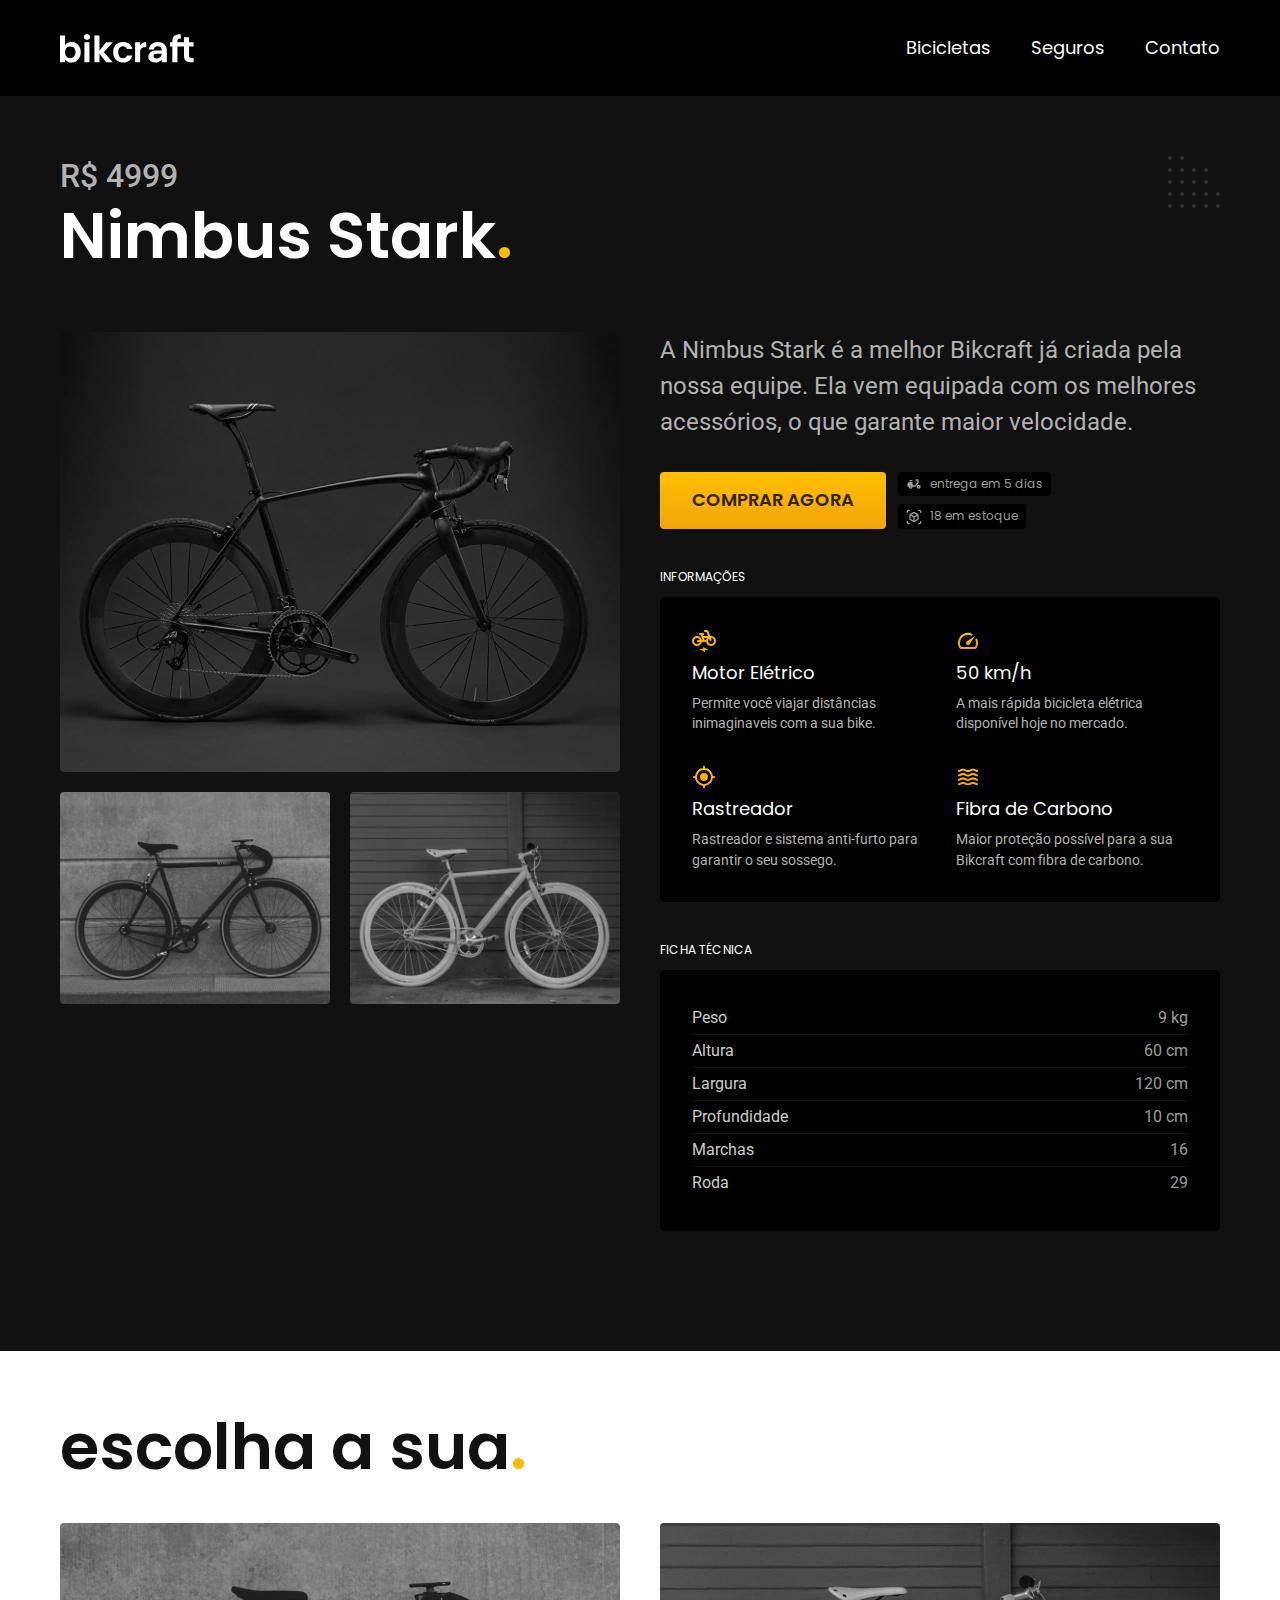
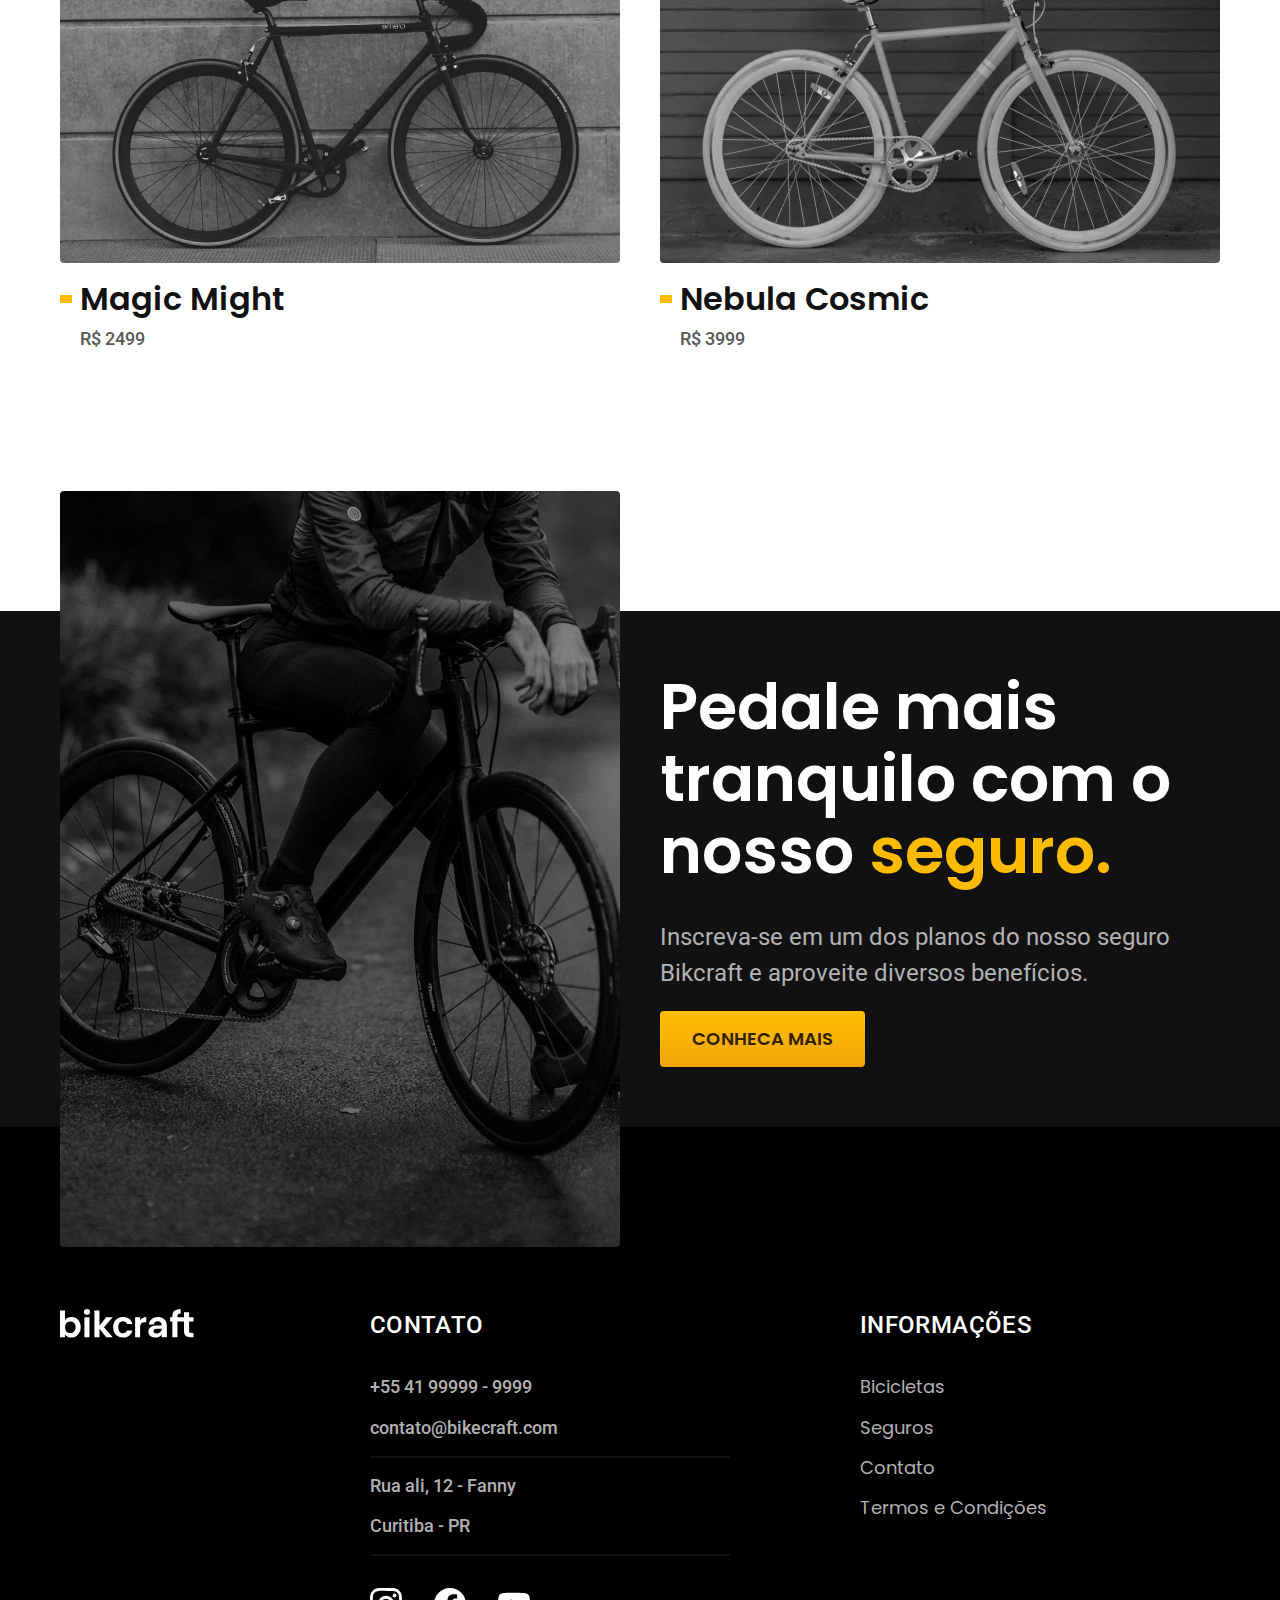
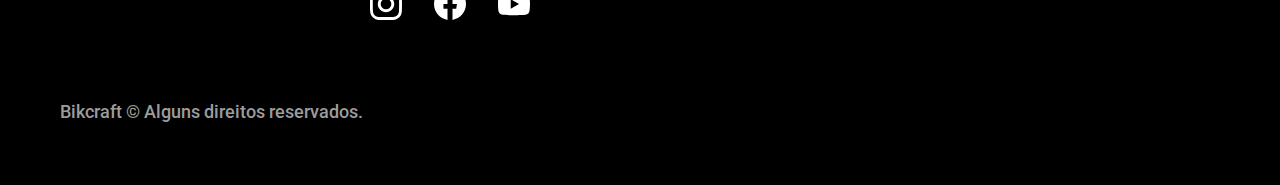
<file: bicicletas/nimbus.html>
<!DOCTYPE html>
<html lang="pt-br">

<head>
  <meta charset="UTF-8">
  <meta name="viewport" content="width=device-width, initial-scale=1.0">

  <title>Nimbus Stark | Bikcraft</title>
  <meta name="description" content="Nimbus Stark">

  <link rel="icon" href="../favicon.svg" type="image/svg+xml">

  <link rel="stylesheet" href="../css/style.min.css">

  <link rel="preconnect" href="https://fonts.googleapis.com">
  <link rel="preconnect" href="https://fonts.gstatic.com" crossorigin>
  <link href="https://fonts.googleapis.com/css2?family=Merriweather:ital,wght@1,900&family=Poppins:wght@400;600&family=Roboto:wght@400;500&display=swap" rel="stylesheet">
  <script>document.documentElement.classList.add('js')</script>
</head>

<body id="bicicleta">

  <header class="header-bg">
    <div class="header container">
      <a href="../"><img src="../img/bikcraft.svg" alt="Bikcraft"></a>

      <nav aria-label="primaria">
        <ul class="header-menu font-1-m  cor-0">
          <li><a href="../bicicletas.html">Bicicletas</a></li>
          <li><a href="../seguros.html">Seguros</a></li>
          <li><a href="../contato.html">Contato</a></li>
        </ul>
      </nav>
    </div>
  </header>

  <main class="titulo-bg">
    <div>
      <div class="titulo container">
        <p class="font-2-xl cor-5">R$ 4999</p>
        <h1 class="font-1-xxl cor-0">Nimbus Stark<span class="cor-p1">.</span></h1>
      </div>
    </div>

    <div class="bicicleta container">
      <div class="bicicleta-imagens">
        <img src="../img/bicicleta/nimbus1.jpg" alt="Bicicleta 1">
        <img src="../img/bicicleta/nimbus2.jpg" alt="Bicicleta 2">
        <img src="../img/bicicleta/nimbus3.jpg" alt="Bicicleta 3">
      </div>
      <div class="bicicleta-conteudo">
        <p class="font-2-l cor-5">A Nimbus Stark é a melhor Bikcraft já criada pela nossa equipe. Ela vem equipada com os melhores acessórios, o que garante maior velocidade.</p>
        <div class="bicicleta-comprar">
          <a class="botao" href="../orcamento.html?tipo=bikcraft&produto=nimbus">Comprar Agora</a>
          <span class="font-1-xs cor-6"><img src="../img/icones/entrega.svg" alt=""> entrega em 5 dias</span>
          <span class="font-1-xs cor-6"><img src="../img/icones/estoque.svg" alt=""> 18 em estoque</span>
        </div>

        <h2 class="font-1-xs cor-0">Informações</h2>
        <ul class="bicicleta-informacoes">
          <li>
            <img src="../img/icones/eletrica.svg" alt="">
            <h3 class="font-1-m cor-0">Motor Elétrico</h3>
            <p class="font-2-xs cor-5">Permite você viajar distâncias inimaginaveis com a sua bike.</p>
          </li>
          <li>
            <img src="../img/icones/velocidade.svg" alt="">
            <h3 class="font-1-m cor-0">50 km/h</h3>
            <p class="font-2-xs cor-5">A mais rápida bicicleta elétrica disponível hoje no mercado.</p>
          </li>
          <li>
            <img src="../img/icones/rastreador.svg" alt="">
            <h3 class="font-1-m cor-0">Rastreador</h3>
            <p class="font-2-xs cor-5">Rastreador e sistema anti-furto para garantir o seu sossego.</p>
          </li>
          <li>
            <img src="../img/icones/carbono.svg" alt="">
            <h3 class="font-1-m cor-0">Fibra de Carbono</h3>
            <p class="font-2-xs cor-5">Maior proteção possível para a sua Bikcraft com fibra de carbono.</p>
          </li>
        </ul>
        <h2 class="font-1-xs cor-0">Ficha Técnica</h2>
        <ul class="bicicleta-ficha font-2-s cor-4">
          <li>Peso <span>9 kg</span></li>
          <li>Altura <span>60 cm</span></li>
          <li>Largura <span>120 cm</span></li>
          <li>Profundidade <span>10 cm</span></li>
          <li>Marchas <span>16</span></li>
          <li>Roda <span>29</span></li>
        </ul>
      </div>
    </div>
  </main>

  <article class="bicicletas-lista container">
    <h2 class="font-1-xxl">escolha a sua<span class="cor-p1">.</span></h2>

    <ul>
      <li>
        <a href="./magic.html">
          <img src="../img/bicicletas/magic.jpg" alt="Bicicleta preta">
          <h3 class="font-1-xl">Magic Might</h3>
          <span class="container font-2-m cor-8">R$ 2499</span>
        </a>
      </li>
      <li>
        <a href="./nebula.html">
          <img src="../img/bicicletas/nebula.jpg" alt="Bicicleta preta">
          <h3 class="font-1-xl">Nebula Cosmic</h3>
          <span class="font-2-m cor-8">R$ 3999</span>
        </a>
      </li>
    </ul>
  </article>

  <article class="seguro-bg">
    <div class="seguro container">
      <div class="seguro-imagem">
        <img src="../img/fotos/seguros.jpg" alt="Pessoa parada em cima de uma bicicleta.">
      </div>
      <div class="seguro-conteudo">
        <h2 class="font-1-xxl cor-0">Pedale mais tranquilo com o nosso <span class="cor-p1">seguro.</span></h2>
        <p class="font-2-l cor-5">Inscreva-se em um dos planos do nosso seguro Bikcraft e aproveite diversos benefícios.</p>
        <a class="botao" href="../seguros.html">Conheca Mais</a>
      </div>
    </div>
  </article>

  <footer class="footer-bg">
    <div class="footer container">
      <img src="../img/bikcraft.svg" alt="Bikcraft">
      <div class="footer-contato">
        <h3 class="font-2-l-b cor-0">Contato</h3>
        <ul class="font-2-m cor-5">
          <li><a href="tel:+5541999999999">+55 41 99999 - 9999</a></li>
          <li><a href="mailto:contato@bikecraft.com">contato@bikecraft.com</a></li>
          <li>Rua ali, 12 - Fanny</li>
          <li>Curitiba - PR</li>
        </ul>
        <div class="footer-redes">
          <a href="../"><img src="../img/redes/instagram.svg" alt="instagram"></a>
          <a href="../"><img src="../img/redes/facebook.svg" alt="facebook"></a>
          <a href="../"><img src="../img/redes/youtube.svg" alt="youtube"></a>
        </div>
      </div>


      <div class="footer-informacoes">
        <h3 class="font-2-l-b cor-0">Informações</h3>
        <nav>
          <ul class="font-1-m cor-5">
            <li><a href="../bicicletas.html">Bicicletas</a></li>
            <li><a href="../seguros.html">Seguros</a></li>
            <li><a href="../contato.html">Contato</a></li>
            <li><a href="../termos.html">Termos e Condições</a></li>
          </ul>
        </nav>
      </div>
      <p class="footer-copy font-2-m cor-6">Bikcraft © Alguns direitos reservados.</p>
    </div>
  </footer>

  <script src="../js/script.js"></script>
</body>

</html>
</file>
<file: css/style.min.css>
body{margin:0;font-family:Arial,Helvetica,sans-serif;color:#111}blockquote,dd,h1,h2,h3,h4,p,ul{margin:0}ul{padding:0;list-style:none}a{text-decoration:none;color:inherit}img{max-width:100%;height:auto;display:block}img[src$=".jpg"]{border-radius:4px}.header-bg{background-color:var(--cor-12)}.header{display:flex;flex-wrap:wrap;gap:20px;justify-content:space-between;align-items:center;padding-top:20px;padding-bottom:20px}.header-menu{display:flex;flex-wrap:wrap;gap:40px}.header-menu a{display:inline-block;padding:16px 0;position:relative}.header-menu a:after{content:"";display:block;width:0%;height:2px;background:var(--cor-0);margin-top:4px;transition:.3s;position:absolute}.header-menu a.ativo::after,.header-menu a:hover::after{width:100%}@media (max-width:800px){.header-menu{gap:20px}.header-menu a{background:var(--cor-11);padding:12px 16px;border-radius:4px}.header-menu a:hover{background-color:var(--cor-10)}.header-menu a:after{display:none}}@media (max-width:600px){.header-menu{gap:12px}.header-menu a{padding:8px 12px;font-size:14px}}.footer-bg{background-color:var(--cor-12)}.footer{display:grid;grid-template-columns:3fr 5fr 4fr;gap:40px;padding-top:60px;padding-bottom:60px}.footer h3{margin-bottom:32px}.footer-contato ul{margin-bottom:32px}.footer-contato li:nth-child(2n):after{content:"";display:block;max-width:360px;height:2px;background:var(--cor-11);margin-top:16px}.footer li{margin-bottom:16px}.footer-redes{display:flex;gap:32px}.footer a:hover{color:var(--cor-0)}.footer-copy{grid-column:1/-1;margin-top:40px}@media (max-width:800px){.footer>img{display:none}.footer{grid-template-columns:1fr 1fr}}@media (max-width:600px){.footer{grid-template-columns:1fr;gap:60px}.footer-copy{margin-top:0}}.container{box-sizing:border-box;max-width:1200px;padding-left:20px;padding-right:20px;margin-left:auto;margin-right:auto}.botao{display:inline-block;padding:16px 32px;background:linear-gradient(#ffbf00,#f2a50c);border-radius:4px;box-shadow:0 1px 2px rgba(0,0,0,.1);text-transform:uppercase;color:var(--cor-p5);font:600 1.125rem/1.35 Poppins,sans-serif;max-width:max-content;border:none;cursor:pointer}.botao:hover{background:linear-gradient(#ffb60d,#e59317)}.botao.secundario{background:var(--cor-10);color:var(--cor-2)}.botao.botao.seta{display:flex;align-items:center}.botao.seta::after{content:"";display:inline-block;width:18px;height:10px;margin-left:12px;background:url("../img/icones/seta.svg");transition:transform .2s}.botao.seta:hover::after{transform:translateX(4px)}.botao.secundario:hover{background:var(--cor-9)}@media (max-width:600px){.botao{padding:12px 16px;font-size:1rem}}.link{display:inline-block;color:var(--cor-p1);font:500 1.5rem/1.5 Poppins,sans-serif;text-transform:uppercase}.link::after{content:"";display:block;width:100%;height:4px;background-color:currentColor}.link:hover{color:var(--cor-0)}.titulo-bg{background-color:var(--cor-11);padding-top:60px;padding-bottom:60px}.titulo{background:url("../img/dec/top-right.svg") no-repeat top right 20px}.titulo p{margin-bottom:4px}@media (max-width:800px){.titulo{padding-top:40px;padding-bottom:40px}.titulo p{font-size:1rem;text-transform:lowercase;font-weight:400}}.font-1-xs{font:400 0.75rem/1.35 Poppins,sans-serif}.font-2-xs{font:400 0.875rem/1.43 Roboto,sans-serif}.font-1-s{font:400 1rem/1.5 Poppins,sans-serif}.font-2-s{font:400 1rem/1.5 Roboto,sans-serif}.font-1-m,.font-1-m-b{font:400 1.125rem/1.35 Poppins,sans-serif}.font-1-m-b{font-weight:600}.font-2-m{font:500 1.125rem/1.35 Roboto,sans-serif}.font-1-l{font:400 1.5rem/1.5 Poppins,sans-serif}.font-2-l,.font-2-l-b{font-size:1.5rem;line-height:1.5;font-family:Roboto;font-weight:400}.font-2-l-b{font-weight:500;letter-spacing:.015em;text-transform:uppercase}.font-1-xl{font:600 2rem/1.25 Poppins,sans-serif}.font-2-xl{font:500 2rem/1.25 Roboto,sans-serif}.font-1-xxl{font:600 4rem/1.125 Poppins,sans-serif}@media (max-width:1200px){.font-1-xxl{font-size:3rem}.font-2-l,.font-2-l-b{font-size:1.125rem}}@media (max-width:800px){.font-1-xxl{font-size:2rem}.font-1-xl,.font-2-xl{font-size:1.5rem}}:root{--cor-0:#fff;--cor-1:#f7f7f7;--cor-2:#ededed;--cor-3:#dedede;--cor-4:#ccc;--cor-5:#b2b2b2;--cor-6:#9c9c9c;--cor-7:#717171;--cor-8:#595959;--cor-9:#404040;--cor-10:#2e2e2e;--cor-11:#111;--cor-12:#000;--cor-p1:#ffbb00;--cor-p2:#e4a30b;--cor-p3:#a66f00;--cor-p4:#664400;--cor-p5:#332200}.cor-0{color:var(--cor-0)}.cor-1{color:var(--cor-1)}.cor-2{color:var(--cor-2)}.cor-3{color:var(--cor-3)}.cor-4{color:var(--cor-4)}.cor-5{color:var(--cor-5)}.cor-6{color:var(--cor-6)}.cor-7{color:var(--cor-7)}.cor-8{color:var(--cor-8)}.cor-9{color:var(--cor-9)}.cor-10{color:var(--cor-10)}.cor-11{color:var(--cor-11)}.cor-12{color:var(--cor-12)}.cor-p1{color:var(--cor-p1)}.cor-p2{color:var(--cor-p2)}.cor-p3{color:var(--cor-p3)}.cor-p4{color:var(--cor-p4)}.cor-p5{color:var(--cor-p5)}.form{display:grid;grid-template-columns:1fr 1fr;gap:20px}.form label{display:block;font:400 1rem/1.5 Poppins,sans-serif;margin-bottom:4px}.form .col-2{grid-column:span 2}.form input[type=email],.form input[type=text],.form textarea{font:400 1rem/1.5 Roboto,sans-serif;background:var(--cor-1);border:1px solid var(--cor-2);padding:12px;border-radius:4px;width:100%;box-sizing:border-box}.form input[type=email]:focus,.form input[type=text]:focus,.form textarea:focus{outline:0;border-color:var(--cor-p1);background:var(--cor-0);box-shadow:0 0 0 2px #fea}@media (max-width:600px){.form{grid-template-columns:1fr}.form .col-2{grid-column:1}}.js .fadeInDown{transform:translate3d(0,-20px,0)}.js .fadeInUp{transform:translate3d(0,20px,0)}.js .fadeInRight{transform:translate3d(20px,0,0)}.js .fadeInLeft{transform:translate3d(-20px,0,0)}.js [data-anime]{opacity:0}.js .anime{opacity:1;transform:none;transition:transform .8s,opacity .8s}.introducao-bg{background:var(--cor-12) url("../img/dec/bottom-left.svg") no-repeat bottom 160px left 20px;box-shadow:inset 0 -120px var(--cor-0)}.introducao{display:grid;grid-template-columns:1fr 1fr;gap:0 40px}.introducao-conteudo{align-self:end;padding-bottom:200px}.introducao img{width:100%;height:100%;object-fit:cover;border-radius:4px}.introducao h1{margin-bottom:32px}.introducao p{margin-bottom:20px}@media (max-width:800px){.introducao-bg{background:var(--cor-11);padding-top:40px;box-shadow:inset 0 -60px var(--cor-0)}.introducao{grid-template-columns:1fr;gap:32px}.introducao-conteudo{padding-bottom:0}.introducao h1{margin-bottom:16px}.introducao img{height:300px;width:100%}}.tecnologia-bg{background-color:var(--cor-11);box-shadow:inset 0 80px var(--cor-0),inset 0 -80px var(--cor-0)}.tecnologia{display:grid;grid-template-columns:1fr 1fr;gap:40px}.tecnologia-imagem img{width:100%;height:100%;object-fit:cover;object-position:left}.tecnologia-conteudo{padding-top:160px;padding-bottom:160px}.tecnologia-conteudo>span{display:block;margin-bottom:20px}.tecnologia-conteudo h2{margin-bottom:32px}.tecnologia-conteudo>p{margin-bottom:20px}.tecnologia a{margin-bottom:80px}.tecnologia-vantagens{display:flex;gap:40px}.tecnologia-vantagens h3{margin-bottom:8px;width:max-content}.tecnologia-vantagens img{width:24px;margin-bottom:8px}@media (max-width:800px){.tecnologia-bg{box-shadow:initial}.tecnologia{grid-template-columns:1fr}.tecnologia-conteudo{padding-top:60px;padding-bottom:60px}.tecnologia-imagem{display:none}.tecnologia a{margin-bottom:60px}}@media (max-width:600px){.tecnologia-vantagens{flex-direction:column}}.parceiros{padding-top:60px;padding-bottom:120px}.parceiros h2{margin-bottom:60px}.parceiros ul{padding:0 20px;max-width:1400px;display:grid;grid-template-columns:repeat(4,1fr);margin:0 auto}.parceiros li{display:flex;padding:32px;border-left:2px solid var(--cor-2)}.parceiros img{margin:auto}.parceiros li:first-child,.parceiros li:nth-child(5){border-left:none}.parceiros li:nth-child(n+5){border-top:2px solid var(--cor-2)}@media (max-width:800px){.parceiros{padding-bottom:60px}.parceiros h2{margin-bottom:20px}.parceiros ul{grid-template-columns:repeat(2,1fr)}.parceiros li{padding:20px}.parceiros li:nth-child(n+3){border-top:2px solid var(--cor-2)}.parceiros li:nth-child(odd){border-left:none}}.depoimento{display:grid;grid-template-columns:1fr 1fr;background-color:var(--cor-p1);overflow:hidden}.depoimento img{border-radius:0;width:100%;height:100%;object-fit:cover}.depoimento-conteudo{padding:40px 40px 80px 80px;align-self:flex-end;background:url("../img/dec/bottom-right-p.svg") no-repeat bottom 40px right 40px}.depoimento-conteudo p{font-family:Merriweather,serif;font-style:italic;font-weight:900;margin-bottom:32px;max-width:32ch;position:relative}.depoimento p::after,.depoimento p::before{font-size:5rem;color:var(--cor-p2);position:absolute}.depoimento p::before{content:"“";left:-50px;top:-20px}.depoimento p::after{content:"”"}@media (min-width:1200px){.depoimento img{max-height:520px}}@media (max-width:800px){.depoimento{grid-template-columns:1fr;text-align:center}.depoimento-conteudo{padding:40px 20px;justify-self:center}.depoimento img{height:200px}}.bicicletas-lista{padding-top:60px;padding-bottom:120px}.bicicletas-lista h2{margin-bottom:40px}.bicicletas-lista ul{display:flex;gap:40px;padding:0 20px 20px 20px;max-width:1400px;margin-left:auto;margin-right:auto;overflow-x:auto}#bicicleta .bicicletas-lista ul{padding:0 0 20px 0}.bicicletas-lista li{min-width:280px}.bicicletas-lista a{display:block}.bicicletas-lista img{margin-bottom:16px}.bicicletas-lista h3{margin-bottom:8px;display:flex;align-items:center}.bicicletas-lista h3::before{content:"";display:inline-block;height:8px;width:12px;margin-right:8px;background-color:var(--cor-p1);transition:width .2s}.bicicletas-lista a:hover h3::before{width:24px}.bicicletas-lista li span{padding-left:20px}@media (max-width:800px){.bicicletas-lista{padding-bottom:60px}.bicicletas-lista ul{gap:20px}}.bicicletas-bg{background:linear-gradient(to right,var(--cor-0) 30%,var(--cor-11) 0)}.bicicletas{display:grid;grid-template-columns:1fr 1fr;gap:40px;padding-top:60px;padding-bottom:60px;background:url("../img/dec/top-right.svg") no-repeat top 40px right 20px}.bicicletas-imagem{display:grid}.bicicletas-imagem img{grid-area:1/1}.bicicletas-imagem span{grid-area:1/1;place-self:start end;margin-top:20px;background-color:var(--cor-12);padding:8px 16px 8px 8px;display:inline-block;border-radius:4px 0 0 4px}.bicicletas-conteudo{display:grid;grid-template-columns:1fr auto;align-content:start}.bicicletas-conteudo h2,.bicicletas-conteudo p{grid-column:1/-1}.bicicletas-conteudo h2{margin-bottom:20px}.bicicletas-conteudo h2::before{content:"";display:block;width:12px;height:8px;background-color:var(--cor-p1);margin-bottom:8px}.bicicletas-conteudo p{margin-bottom:32px}.bicicletas-conteudo a{place-self:end}.bicicletas-conteudo li{display:flex;align-items:center}.bicicletas-conteudo li+li{margin-top:16px}.bicicletas-conteudo img{width:24px;margin-right:8px}@media (max-width:800px){.bicicletas-bg{background:var(--cor-11)}.bicicletas{grid-template-columns:1fr;gap:20px;padding-top:40px;padding-bottom:40px}}@media (max-width:600px){.bicicletas-conteudo{grid-template-columns:1fr}.bicicletas ul{font-size:1rem;margin-bottom:32px}.bicicletas a{place-self:start}}.bicicleta{display:grid;grid-template-columns:1fr 1fr;align-items:start;gap:40px;padding-top:60px;padding-bottom:60px}.bicicleta-imagens{display:flex;flex-wrap:wrap;gap:20px}.bicicleta-imagens img{flex:1;min-width:200px}.bicicleta-imagens img:first-child{min-width:100%}.bicicleta-conteudo>p{margin-bottom:32px}.bicicleta-comprar{display:grid;grid-template-columns:max-content auto;align-items:center;justify-items:start;gap:8px 12px;margin-bottom:40px}.bicicleta-comprar a{grid-row:span 2}.bicicleta-comprar span{display:flex;align-items:center;background-color:var(--cor-12);gap:8px;padding:4px 8px;border-radius:4px}.bicicleta-conteudo h2{text-transform:uppercase;letter-spacing:.015em;margin-bottom:12px}.bicicleta-ficha,.bicicleta-informacoes{padding:32px;background-color:var(--cor-12);border-radius:4px}.bicicleta-informacoes{margin-bottom:40px;display:grid;grid-template-columns:1fr 1fr;gap:32px}.bicicleta-informacoes img{width:24px;margin-bottom:8px}.bicicleta-informacoes h3{margin-bottom:8px}.bicicleta-ficha li{padding:4px 0;display:flex;justify-content:space-between;border-bottom:1px solid var(--cor-11)}.bicicleta-ficha li:last-child{border-bottom:none}.bicicleta-ficha span{color:var(--cor-6)}@media (max-width:800px){.bicicleta{grid-template-columns:1fr;padding-top:40px;padding-bottom:40px}.bicicleta-imagens{grid-row:2}}@media (max-width:400px){.bicicleta-informacoes{grid-template-columns:1fr}.bicicleta-comprar{grid-template-columns:1fr}}.seguro-bg{background-color:var(--cor-11);box-shadow:inset 0 120px var(--cor-0),inset 0 -120px var(--cor-12)}.seguro{display:grid;grid-template-columns:1fr 1fr;gap:40px}.seguro-imagem img{width:100%;height:100%;object-fit:cover}.seguro-conteudo{padding-top:180px;padding-bottom:180px}.seguro h2{margin-bottom:32px}.seguro p{margin-bottom:20px}@media (max-width:800px){.seguro-bg{box-shadow:inset 0 -60px var(--cor-12)}.seguro{grid-template-columns:1fr}.seguro-conteudo{grid-row:1;padding-top:40px;padding-bottom:0}}#contato{background:linear-gradient(var(--cor-11) 600px,var(--cor-1) 0)}.contato{display:grid;grid-template-columns:5fr 7fr}.contato-dados,.contato-formulario{padding:60px;box-shadow:0 1px 2px rgba(0,0,0,.1)}.contato-dados{border-radius:5px 0 0 5px;background:var(--cor-12) url("../img/dec/bottom-left.svg") no-repeat bottom 20px left 20px}.contato-formulario{border-radius:0 5px 5px 0;background:var(--cor-0) url("../img/dec/bottom-right.svg") no-repeat bottom 20px right 20px}.contato-dados h2{margin-bottom:60px}.contato-endereco{margin-bottom:32px;padding-left:28px;background:url("../img/icones/local.svg") no-repeat 0 2px}.contato-endereco p{margin-bottom:8px}.contato-meios a{display:block;max-width:max-content;margin-bottom:8px;padding-left:28px}.contato-meios a:hover{color:var(--cor-0)}.contato-meios a:first-child{background:url("../img/icones/email.svg") no-repeat 0 2px}.contato-meios a:nth-child(2){margin-bottom:32px}.contato-meios a:last-child{background:url("../img/icones/telefone.svg") no-repeat 0 2px;margin-bottom:60px}.contato-redes{display:flex;gap:32px;padding-left:28px}@media (max-width:800px){.contato{grid-template-columns:1fr}.contato-dados,.contato-formulario{padding:20px}.contato-dados{border-radius:5px 5px 0 0;background:var(--cor-12)}.contato-formulario{border-radius:0 0 5px 5px}.contato-dados h2,.contato-meios a:last-child{margin-bottom:32px}.contato-redes{margin-bottom:12px}}.lojas{display:grid;grid-template-columns:1fr 1fr;gap:0 40px;padding-top:120px;padding-bottom:120px}.lojas h2{grid-column:1/-1;margin-bottom:60px}.lojas img{border-radius:4px 4px 0 0}.lojas-item{border-radius:4px;background:var(--cor-0);box-shadow:0 1px 2px rgba(0,0,0,.1)}.lojas-conteudo{display:grid;grid-template-columns:1fr 1fr;gap:32px 16px;padding:32px}.lojas-conteudo h3,.lojas-tempo{grid-column:1/-1}.lojas-dados{display:grid;gap:8px;border-left:2px solid var(--cor-2);padding-left:12px}.lojas-tempo{display:flex;align-items:center;gap:8px}@media (max-width:800px){.lojas{gap:20px;padding-top:60px;padding-bottom:60px}.lojas h2{margin-bottom:32px}.lojas-conteudo{grid-template-columns:1fr}}@media (max-width:600px){.lojas{grid-template-columns:1fr}}#orcamento{background:linear-gradient(var(--cor-11) 600px,var(--cor-1) 0)}.orcamento{display:grid;grid-template-columns:5fr 7fr;padding-bottom:120px}.orcamento h2{text-transform:uppercase;position:relative;display:flex;align-items:center}.orcamento h2::before{content:"";display:inline-block;width:4px;height:8px;background-color:var(--cor-p1);position:absolute;left:-12px}.orcamento-dados,.orcamento-produto{padding:60px;box-shadow:0 1px 2px rgba(0,0,0,.1)}.orcamento-produto{border-radius:5px 0 0 5px;background:var(--cor-12) url("../img/dec/bottom-left.svg") no-repeat bottom 20px left 20px;display:grid;grid-template-columns:1fr 1fr;gap:20px;align-content:start}.orcamento-produto>*{grid-column:1/-1}.orcamento-produto>label{grid-column:initial}.orcamento-produto label{color:var(--cor-4);background-color:var(--cor-10);padding:12px 16px;border-radius:4px;font:400 1rem/1.5 Poppins,sans-serif;cursor:pointer;display:grid;grid-template-columns:auto 1fr auto;align-items:center;border:1px solid var(--cor-10)}.orcamento-produto input:checked+label{background:var(--cor-0);color:var(--cor-11)}.orcamento-produto label::before{content:"";display:inline-block;box-sizing:border-box;width:12px;height:12px;border:1px solid var(--cor-6);border-radius:50%;margin-right:8px}.orcamento-produto input:checked+label::before{border-color:var(--cor-7);box-shadow:inset 0 0 0 3px var(--cor-0),inset 0 0 0 6px var(--cor-7)}.orcamento-produto label:hover{background-color:var(--cor-9);border-color:var(--cor-9)}.orcamento-produto input:focus+label{box-shadow:0 0 0 2px var(--cor-p1);border-color:var(--cor-12)}.orcamento-produto label span{display:none}.orcamento-produto input:checked+label span{display:block}.orcamento-produto input{opacity:0;position:absolute;pointer-events:none}.orcamento-dados{border-radius:0 5px 5px 0;background:var(--cor-0) url("../img/dec/bottom-right.svg") no-repeat bottom 20px right 20px}.orcamento-conteudo{display:none}.orcamento-conteudo h2,.orcamento-dados h2:nth-of-type(n+2){margin-top:20px}#bikcraft:checked~#orcamento-bikcraft,#seguro:checked~#orcamento-seguro{display:grid;gap:20px}.orcamento-detalhes{display:none;background:var(--cor-0);padding:20px;grid-template-columns:1fr 1fr;border-radius:4px;align-items:center}.orcamento-detalhes li{display:flex;align-items:center;margin-bottom:8px}.orcamento-detalhes li img{width:16px;margin-right:8px}.orcamento-produto input:checked+label+.orcamento-detalhes{display:grid}@media (max-width:1200px){.orcamento-dados,.orcamento-produto{padding:32px}}@media (max-width:800px){.orcamento{grid-template-columns:1fr}.orcamento-produto{border-radius:5px 5px 0 0;background:var(--cor-12)}.orcamento-dados{border-radius:0 0 5px 5px}}@media (max-width:400px){.orcamento-produto{grid-template-columns:1fr}}.seguros-bg{background-color:var(--cor-11)}.seguros{padding-top:60px;padding-bottom:60px;display:grid;grid-template-columns:1fr 1fr;gap:40px;align-items:center}#seguros .seguros{padding-top:0}.seguros h2{grid-column:1/-1}.seguros-item{background-color:var(--cor-12);padding:32px 32px 32px 60px;display:grid;grid-template-columns:1fr auto;border-radius:4px}.seguros-item h3{margin-bottom:40px}.seguros-item span{grid-column:2;display:block;text-align:right}.seguros-item ul{grid-column:1/-1;margin-bottom:32px}.seguros-item li{display:flex;align-items:center;position:relative}.seguros-item li+li{margin-top:20px}.seguros-item li::before{content:"";display:inline-block;width:13px;height:9px;background-image:url("../img/icones/lista.svg");position:absolute;left:-21px}.seguros-item a{grid-column:1/-1}@media (max-width:800px){.seguros{grid-template-columns:1fr}}.vantagens-bg{background-color:var(--cor-12)}.vantagens{padding-top:120px;padding-bottom:120px}.vantagens h2{margin-bottom:60px}.vantagens ul{display:grid;grid-template-columns:repeat(auto-fit,minmax(280px,max-content));gap:40px 80px}.vantagens h3,.vantagens img{margin-bottom:8px}@media (max-width:800px){.vantagens{padding-top:60px;padding-bottom:60px}.vantagens h2{margin-bottom:40px}.vantagens ul{gap:20px}}.perguntas{padding-top:120px;padding-bottom:120px}.perguntas h2{margin-bottom:60px}.perguntas dl>div{padding:20px;border-radius:4px}.perguntas dl>div:nth-child(odd){background-color:var(--cor-1)}.perguntas button{display:grid;grid-template-columns:auto 1fr auto;align-items:center;gap:8px;cursor:pointer;border:none;background:0 0;width:100%;text-align:left}.perguntas button::before{content:"";display:inline-block;width:12px;height:8px;background-color:var(--cor-p1)}.perguntas button::after{content:"";display:inline-block;width:14px;height:6px;background:url("../img/icones/seta-abrir.svg");transition:.3s}.perguntas button:hover::after,.perguntas button[aria-expanded=true]::after{transform:rotate(180deg)}.js .perguntas dd{display:none}.js .perguntas dd.ativa{display:block}.perguntas dd{padding-left:20px;padding-top:16px;max-width:80ch}@media (max-width:800px){.perguntas{padding-top:60px;padding-bottom:60px}.perguntas h2{margin-bottom:40px}}.termos{padding-top:80px;padding-bottom:80px}.termos h2{font-weight:600;margin-bottom:20px}.termos p+h2{margin-top:40px}.termos p{margin-bottom:24px;max-width:75ch}
</file>
